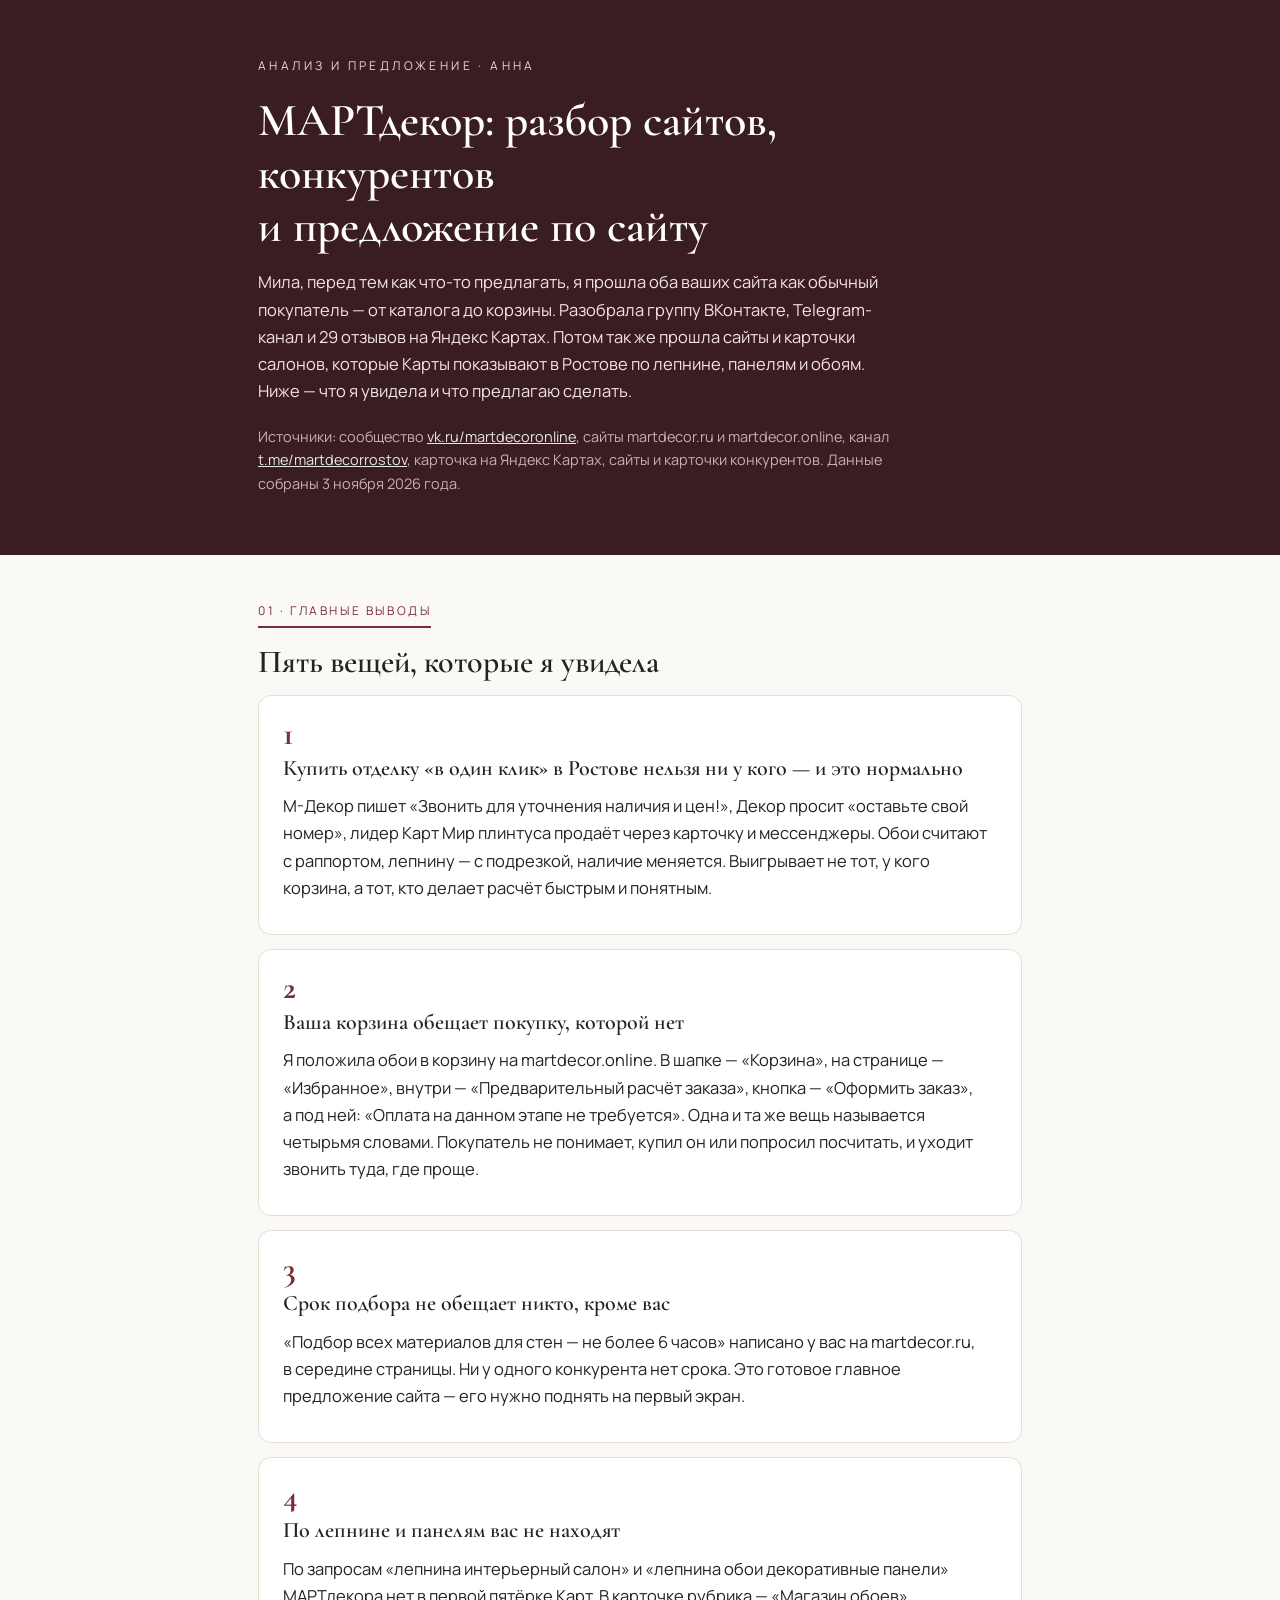
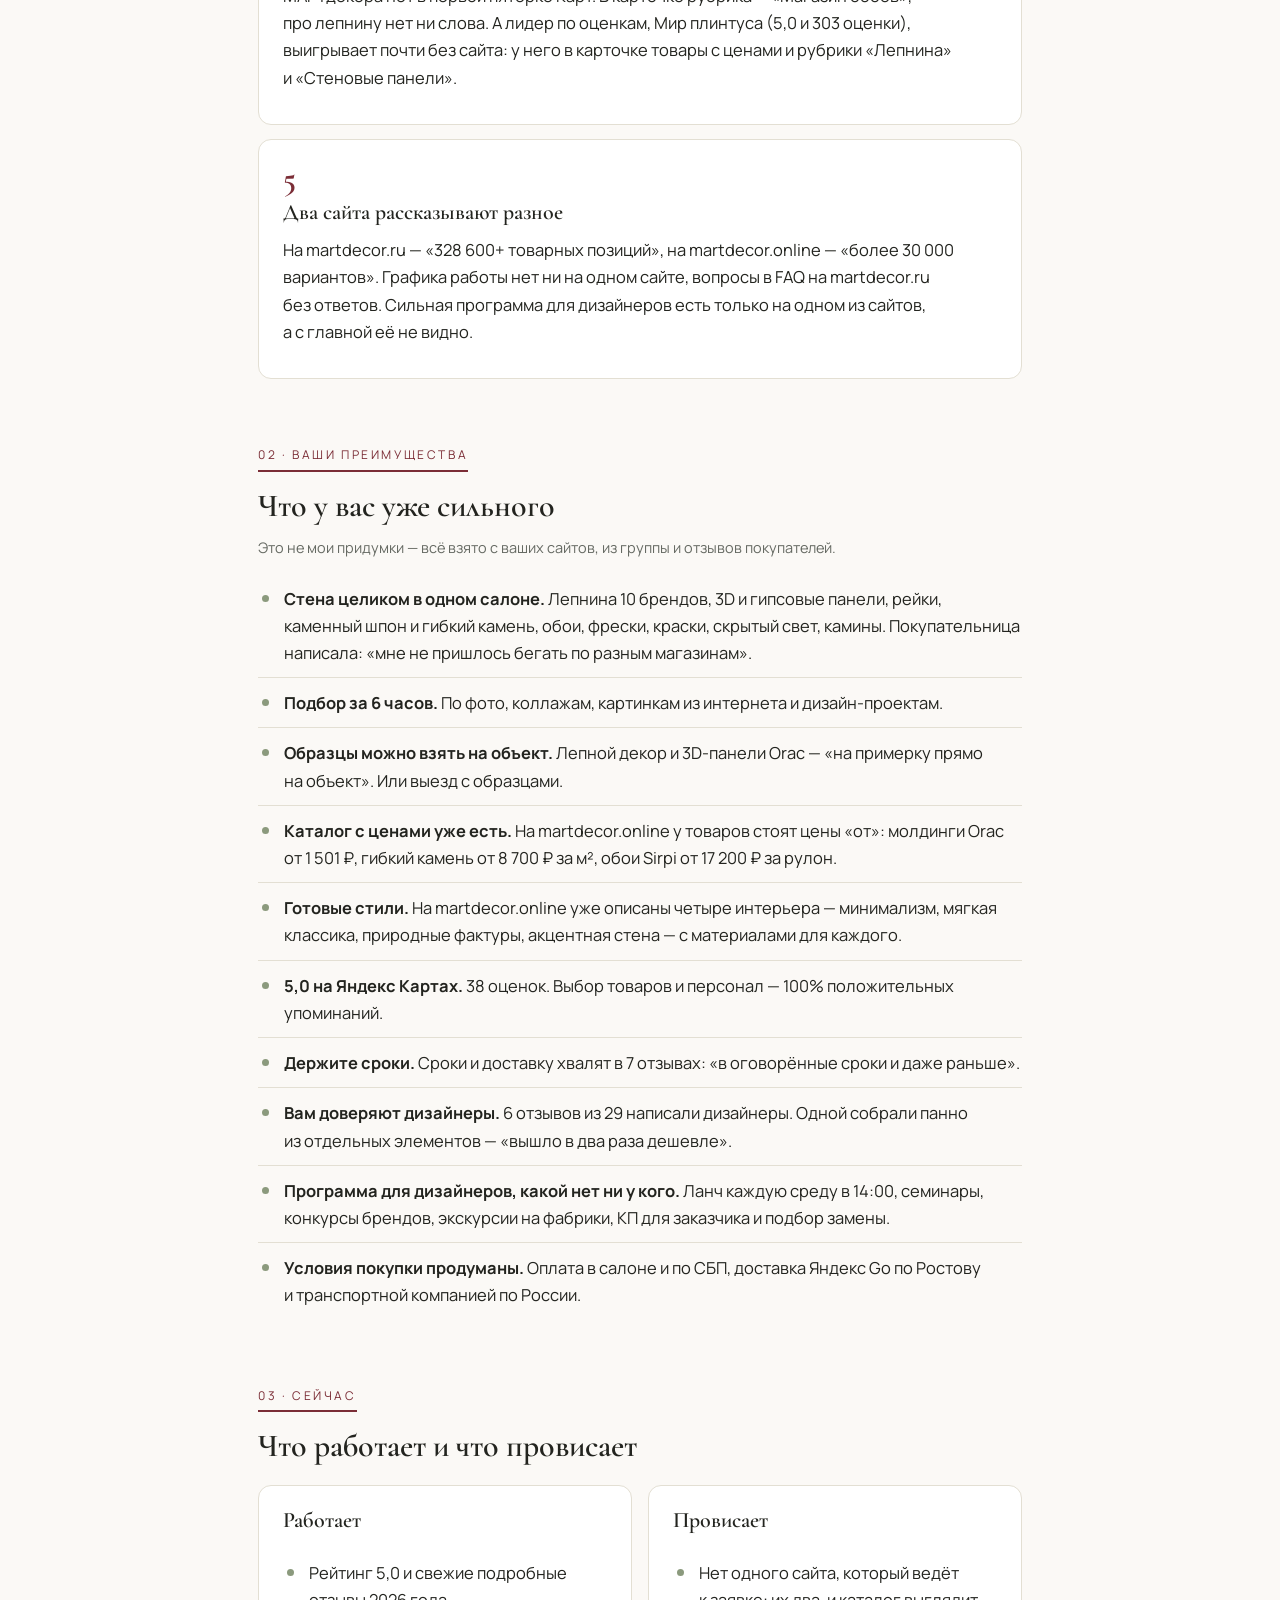
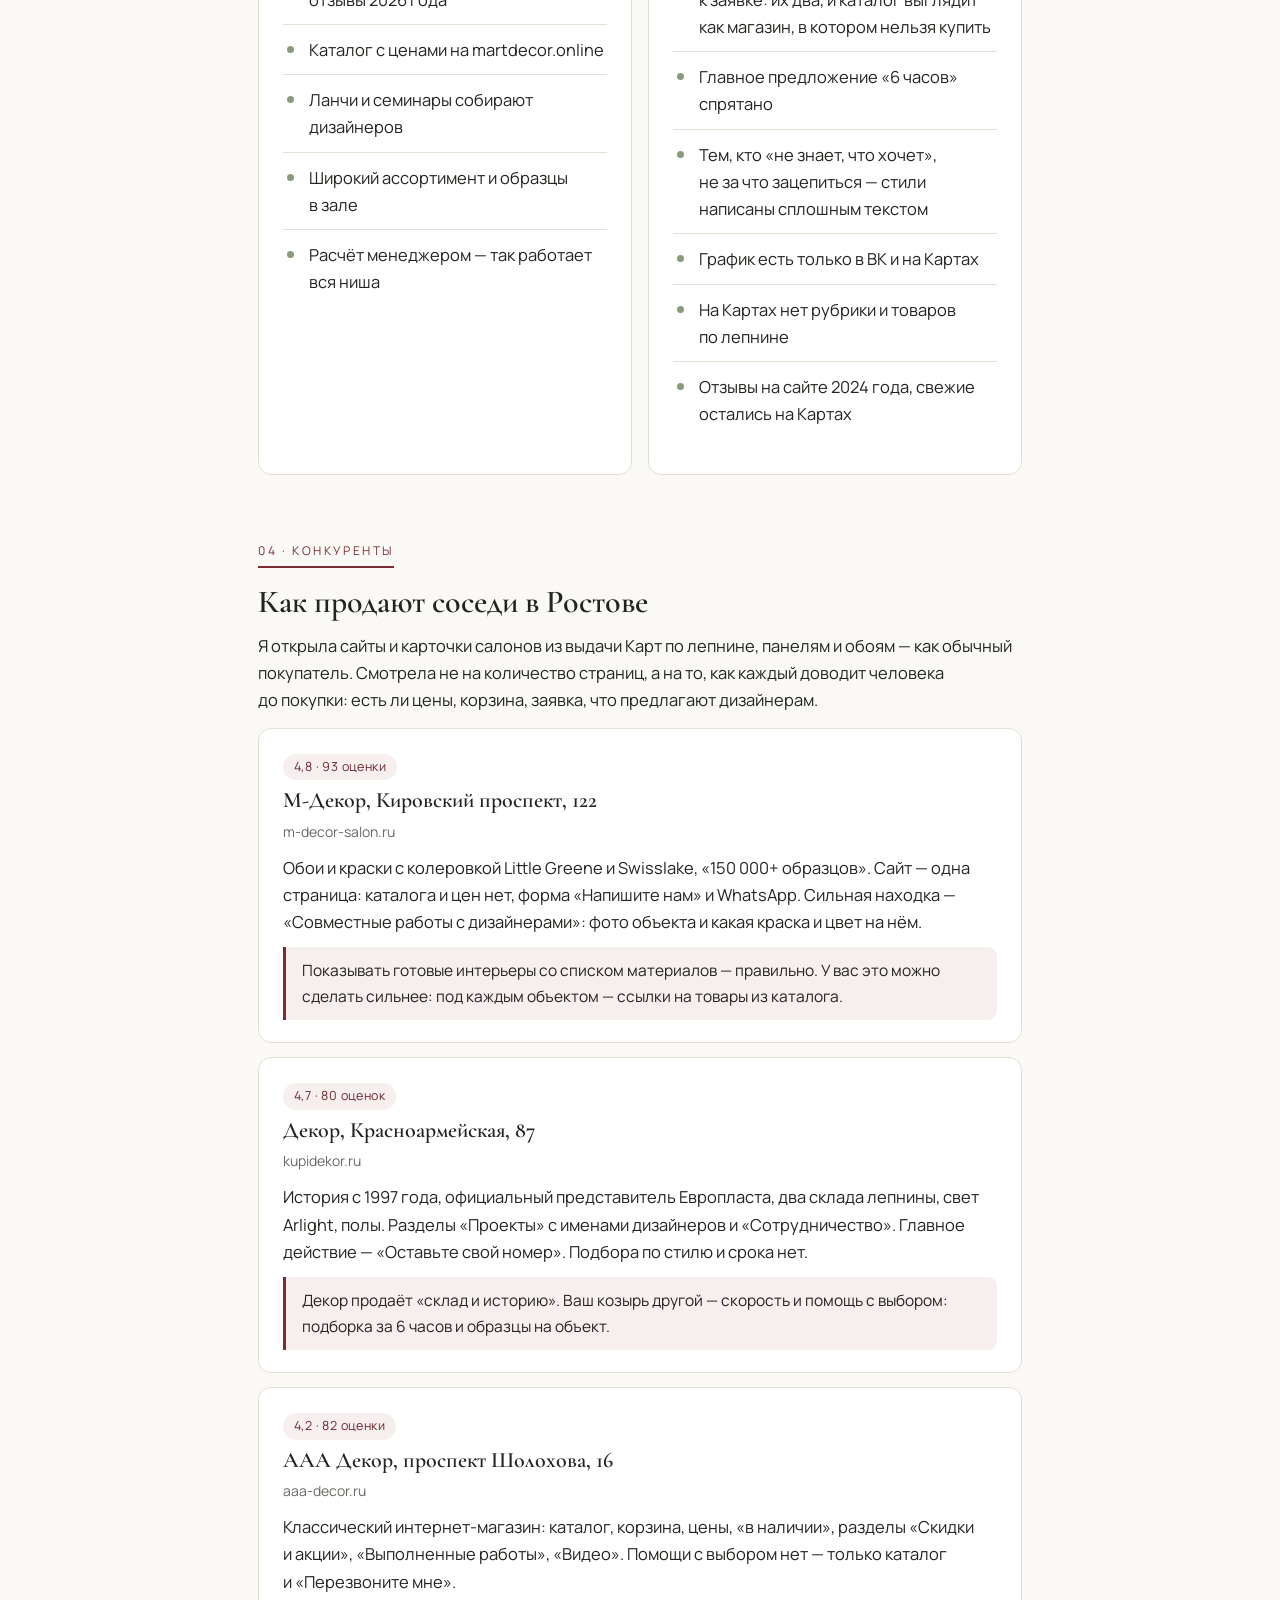
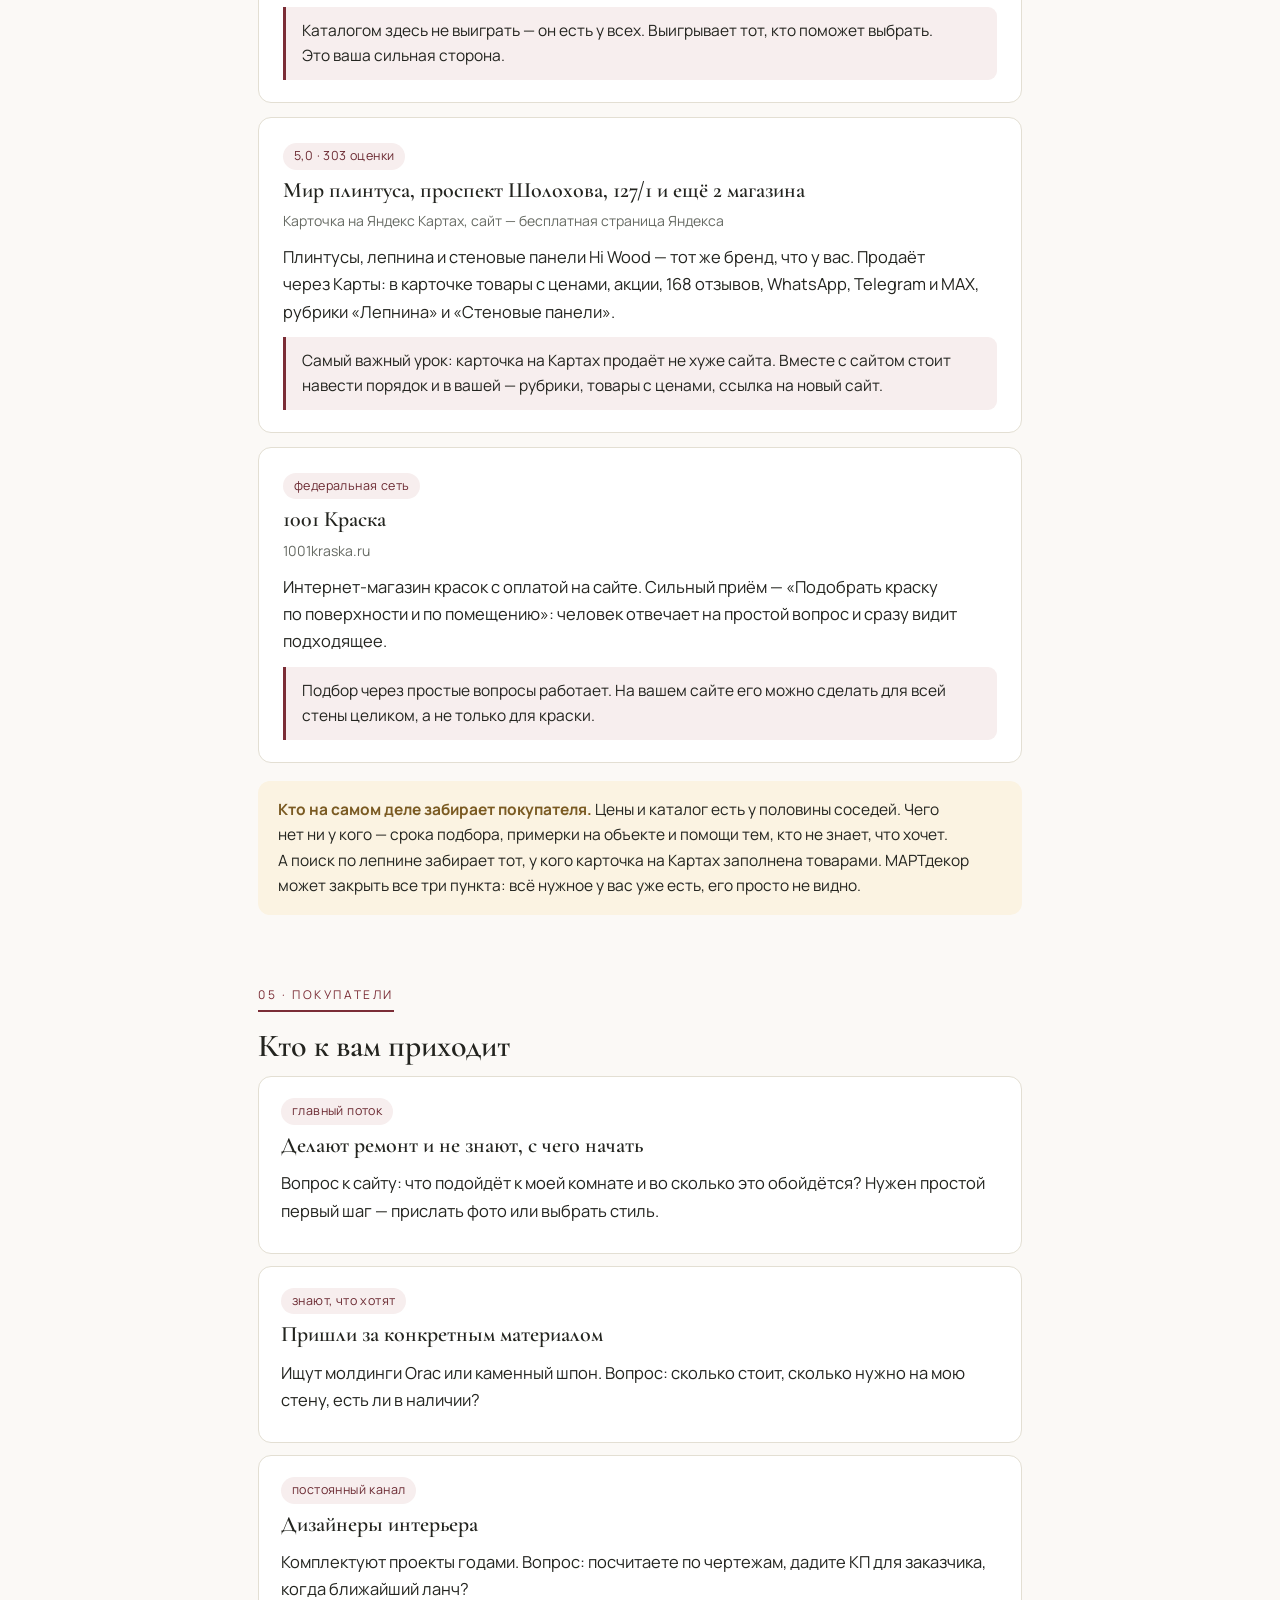
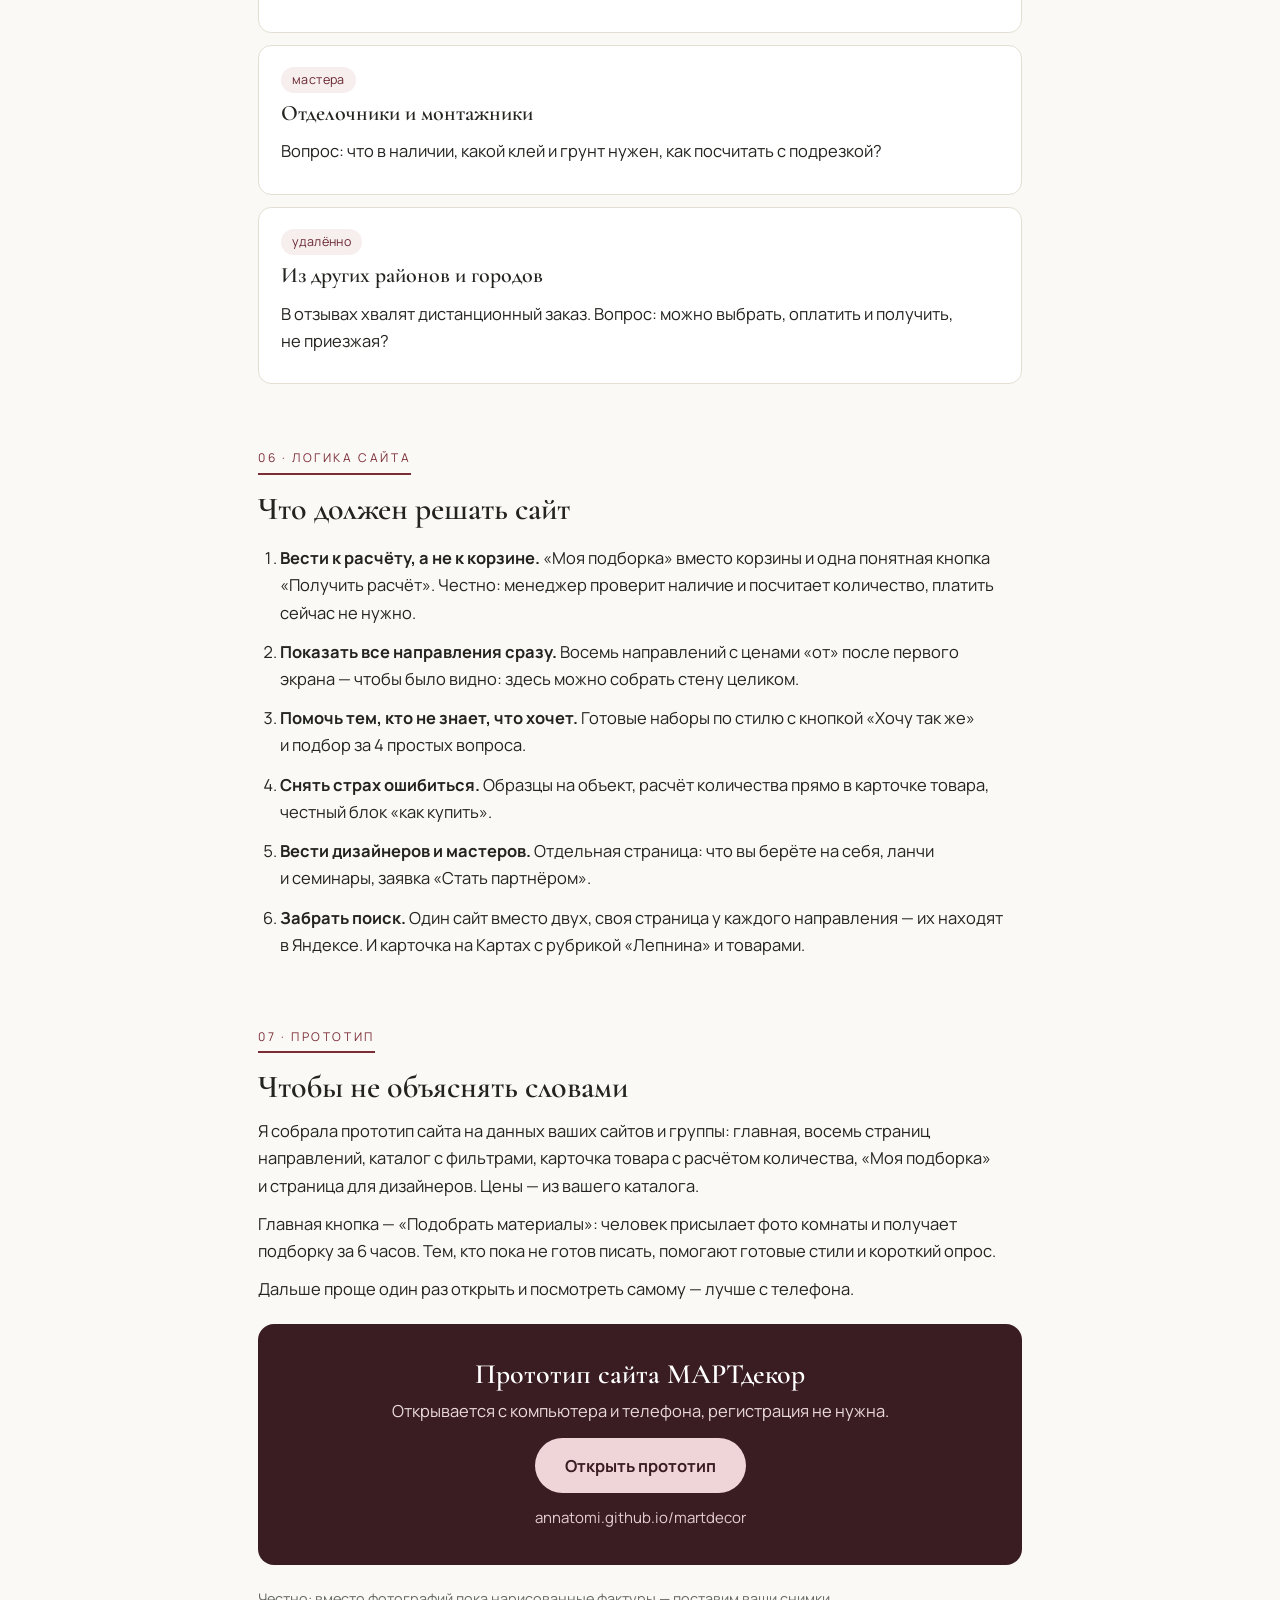
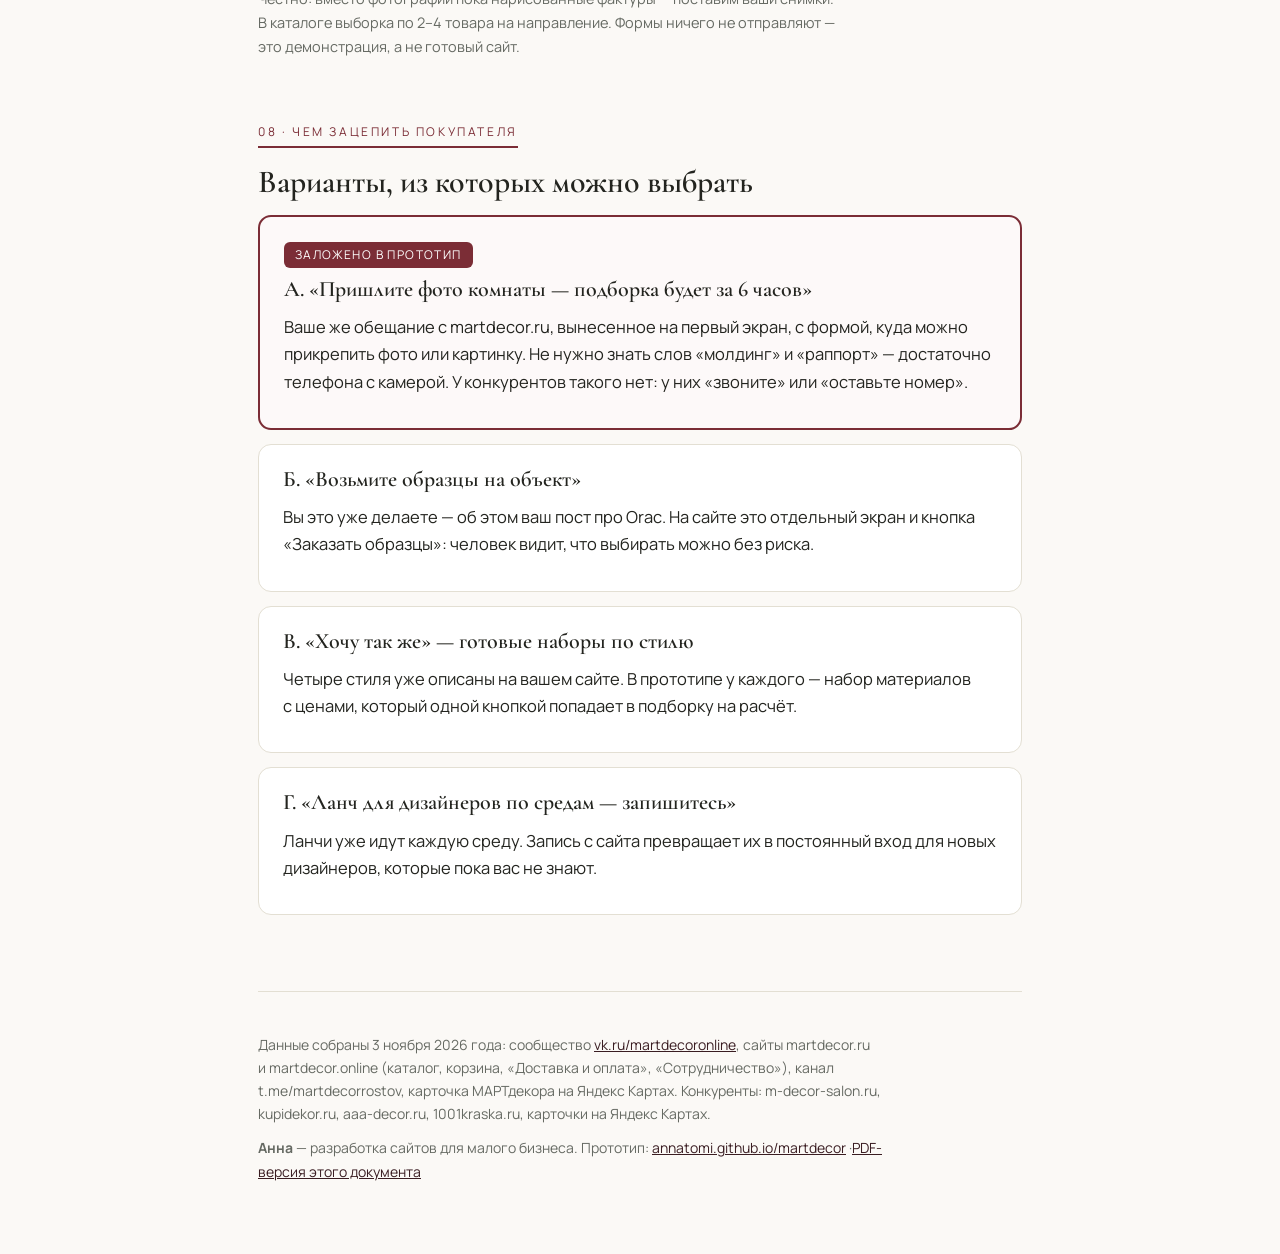
<file: kp/index.html>
<!doctype html>
<html lang="ru">
<head>
<meta charset="utf-8"><meta name="robots" content="noindex,nofollow">
<meta name="viewport" content="width=device-width, initial-scale=1">
<meta name="robots" content="noindex, nofollow">
<title>МАРТдекор&nbsp;— анализ и&nbsp;предложение по&nbsp;сайту</title>
<link rel="preconnect" href="https://fonts.googleapis.com">
<link rel="preconnect" href="https://fonts.gstatic.com" crossorigin>
<link href="https://fonts.googleapis.com/css2?family=Cormorant+Garamond:wght@500;600;700&family=Manrope:wght@400;500;600;700&display=swap" rel="stylesheet">
<style>
/* Роли цветов постоянные, значения — под клиента: акцент из логотипа или обложки группы */
:root{
  --sage:#7B2D36; --sage-dark:#3A1D22; --sage-ink:#6B2A32; --gold:#8B9A7D; --mint:#F0D5D8;
  --bg:#FBF9F6; --paper:#fff; --ink:#23241F; --muted:#666A63; --line:#E3DFD3; --tint:#F7EEEE; --warn:#FBF3E2;
}
*{box-sizing:border-box}
body{margin:0;background:var(--bg);color:var(--ink);font:16.5px/1.65 Manrope,system-ui,sans-serif}
.wrap{max-width:820px;margin:0 auto;padding:0 28px}
h1,h2,h3{font-family:'Cormorant Garamond',Georgia,serif;font-weight:600;line-height:1.15;margin:0}
h1{font-size:46px;margin-bottom:16px}
h2{font-size:32px;margin:0 0 6px}
h3{font-size:22px;margin:0 0 6px}
p{margin:11px 0}
.sub{color:var(--muted);font-size:14.5px}
p.sub{max-width:72ch}
header{background:var(--sage-dark);color:#fff;padding:56px 0 48px}
header .eyebrow{letter-spacing:3.4px;text-transform:uppercase;font-size:12px;color:var(--mint);margin-bottom:18px}
header h1{color:#fff;max-width:24ch}
header p{color:#F2E4E6;max-width:64ch}
header .sub{color:#C9AEB2;margin-top:20px}
header a{color:#E4E9E1}
section{padding:46px 0 6px}
.sec-num{display:block;width:max-content;font-size:12px;letter-spacing:2.6px;text-transform:uppercase;color:var(--sage);border-bottom:2px solid var(--sage);padding-bottom:5px;margin-bottom:16px}
.card{background:var(--paper);border:1px solid var(--line);border-radius:13px;padding:22px 24px;margin:14px 0}
.card .n{font-family:'Cormorant Garamond',serif;font-size:32px;font-weight:700;color:var(--sage);line-height:1;margin-bottom:6px}
.grid.two{display:grid;grid-template-columns:1fr 1fr;gap:16px}
@media(max-width:760px){.grid.two{grid-template-columns:1fr} h1{font-size:36px}}
.adv{list-style:none;padding:0;margin:14px 0}
.adv li{padding:11px 0 11px 26px;border-bottom:1px solid var(--line);position:relative}
.adv li:before{content:"";position:absolute;left:4px;top:21px;width:7px;height:7px;border-radius:50%;background:var(--gold)}
.adv li:last-child{border:0}
.why{background:var(--tint);border-left:3px solid var(--sage);border-radius:0 9px 9px 0;padding:11px 16px;margin-top:12px;font-size:15.5px}
.seg{background:var(--paper);border:1px solid var(--line);border-radius:13px;padding:18px 22px;margin:12px 0}
.tag{display:inline-block;background:var(--tint);color:var(--sage-ink);font-size:12.5px;letter-spacing:.4px;padding:3px 11px;border-radius:999px;margin-bottom:8px}
.src{color:var(--muted);font-size:14px;margin-top:2px}
.note{background:var(--warn);border-radius:12px;padding:16px 20px;margin:18px 0;font-size:15.5px}
.note strong{color:#7A5A22}
ol.tasks{padding-left:22px}
ol.tasks li{margin:12px 0}
.cta{background:var(--sage-dark);color:#fff;border-radius:16px;padding:34px;text-align:center;margin:22px 0}
.cta h3{color:#fff;font-size:28px}
.cta a.btn{display:inline-block;background:var(--mint);color:var(--sage-dark);padding:14px 30px;border-radius:999px;text-decoration:none;font-weight:700;margin-top:14px}
.cta .url{display:block;margin-top:13px;color:#E5CED1;font-size:15px;word-break:break-all}
.cta p{color:#EBDADC;max-width:56ch;margin:0 auto}
.offer{background:var(--paper);border:1px solid var(--line);border-radius:13px;padding:22px 24px;margin:14px 0}
.offer-main{border:2px solid var(--sage);background:#FDF9F9}
.badge{display:inline-block;background:var(--sage);color:#fff;font-size:12px;letter-spacing:1.4px;text-transform:uppercase;padding:3px 11px;border-radius:6px;margin-bottom:9px}
blockquote{margin:14px 0;padding:14px 20px;background:var(--paper);border-left:3px solid var(--gold);border-radius:0 9px 9px 0;font-style:italic;color:#353B36}
footer{margin-top:56px;padding:30px 0 60px;border-top:1px solid var(--line);color:var(--muted);font-size:14px}
footer p{max-width:70ch}
footer a{color:var(--sage-dark)}
@media print{
  body{background:#fff;font-size:11.5pt}
  .wrap{max-width:100%;padding:0 14mm}
  header{padding:16mm 0 11mm;-webkit-print-color-adjust:exact;print-color-adjust:exact}
  section{padding:7mm 0 0}
  h2{margin-top:2mm}
  .adv li{padding:7px 0 7px 24px}
  p{margin:8px 0}
  .card,.seg,.offer,.cta,.note,.why,blockquote{page-break-inside:avoid;break-inside:avoid;-webkit-print-color-adjust:exact;print-color-adjust:exact}
  h2,h3,.sec-num{page-break-after:avoid;break-after:avoid}
  .card,.seg,.offer{padding:16px 20px;margin:10px 0}
  .why{margin-top:9px;padding:9px 14px}
  .cta{padding:24px;margin:16px 0}
  footer{margin-top:28px;padding:18px 0 20px}
  h1{font-size:28pt}h2{font-size:20pt}h3{font-size:14pt}
  a{color:inherit;text-decoration:none}
  .grid.two,p.sub,.adv li,ol.tasks li{break-inside:avoid;page-break-inside:avoid}
  @page{margin:0}
}
</style>
</head>
<body>

<header>
  <div class="wrap">
    <div class="eyebrow">Анализ и&nbsp;предложение · Анна</div>
    <h1>МАРТдекор: разбор сайтов, конкурентов и&nbsp;предложение по&nbsp;сайту</h1>
    <p>Мила, перед&nbsp;тем&nbsp;как&nbsp;что-то предлагать, я&nbsp;прошла оба ваших сайта как&nbsp;обычный покупатель&nbsp;— от&nbsp;каталога до&nbsp;корзины. Разобрала группу ВКонтакте, Telegram-канал и&nbsp;29 отзывов на&nbsp;Яндекс Картах. Потом так&nbsp;же прошла сайты и&nbsp;карточки салонов, которые Карты показывают в&nbsp;Ростове по&nbsp;лепнине, панелям и&nbsp;обоям. Ниже&nbsp;— что&nbsp;я&nbsp;увидела и&nbsp;что&nbsp;предлагаю сделать.</p>
    <p class="sub">Источники: сообщество <a href="https://vk.ru/martdecoronline">vk.ru/martdecoronline</a>, сайты martdecor.ru и&nbsp;martdecor.online, канал <a href="https://t.me/martdecorrostov">t.me/martdecorrostov</a>, карточка на&nbsp;Яндекс Картах, сайты и&nbsp;карточки конкурентов. Данные собраны 3 ноября 2026 года.</p>
  </div>
</header>

<div class="wrap">

<section>
  <span class="sec-num">01 · Главные выводы</span>
  <h2>Пять вещей, которые я&nbsp;увидела</h2>
  <div class="card">
    <div class="n">1</div>
    <h3>Купить отделку «в&nbsp;один клик» в&nbsp;Ростове нельзя ни&nbsp;у&nbsp;кого&nbsp;— и&nbsp;это&nbsp;нормально</h3>
    <p>М-Декор пишет «Звонить для&nbsp;уточнения наличия и&nbsp;цен!», Декор просит «оставьте свой номер», лидер Карт Мир плинтуса продаёт через&nbsp;карточку и&nbsp;мессенджеры. Обои считают с&nbsp;раппортом, лепнину&nbsp;— с&nbsp;подрезкой, наличие меняется. Выигрывает не&nbsp;тот,&nbsp;у&nbsp;кого корзина, а&nbsp;тот,&nbsp;кто делает расчёт быстрым и&nbsp;понятным.</p>
  </div>
  <div class="card">
    <div class="n">2</div>
    <h3>Ваша корзина обещает покупку, которой нет</h3>
    <p>Я&nbsp;положила обои в&nbsp;корзину на&nbsp;martdecor.online. В&nbsp;шапке&nbsp;— «Корзина», на&nbsp;странице&nbsp;— «Избранное», внутри&nbsp;— «Предварительный расчёт заказа», кнопка&nbsp;— «Оформить заказ», а&nbsp;под&nbsp;ней: «Оплата на&nbsp;данном этапе не&nbsp;требуется». Одна и&nbsp;та&nbsp;же вещь называется четырьмя словами. Покупатель не&nbsp;понимает, купил он&nbsp;или&nbsp;попросил посчитать, и&nbsp;уходит звонить туда, где&nbsp;проще.</p>
  </div>
  <div class="card">
    <div class="n">3</div>
    <h3>Срок подбора не&nbsp;обещает никто, кроме вас</h3>
    <p>«Подбор всех материалов для&nbsp;стен&nbsp;— не&nbsp;более 6 часов» написано у&nbsp;вас на&nbsp;martdecor.ru, в&nbsp;середине страницы. Ни&nbsp;у&nbsp;одного конкурента нет&nbsp;срока. Это&nbsp;готовое главное предложение сайта&nbsp;— его&nbsp;нужно поднять на&nbsp;первый экран.</p>
  </div>
  <div class="card">
    <div class="n">4</div>
    <h3>По&nbsp;лепнине и&nbsp;панелям вас не&nbsp;находят</h3>
    <p>По&nbsp;запросам «лепнина интерьерный салон» и&nbsp;«лепнина обои декоративные панели» МАРТдекора нет&nbsp;в&nbsp;первой пятёрке Карт. В&nbsp;карточке рубрика&nbsp;— «Магазин обоев», про&nbsp;лепнину нет&nbsp;ни&nbsp;слова. А&nbsp;лидер по&nbsp;оценкам, Мир плинтуса (5,0 и&nbsp;303 оценки), выигрывает почти без&nbsp;сайта: у&nbsp;него в&nbsp;карточке товары с&nbsp;ценами и&nbsp;рубрики «Лепнина» и&nbsp;«Стеновые панели».</p>
  </div>
  <div class="card">
    <div class="n">5</div>
    <h3>Два сайта рассказывают разное</h3>
    <p>На&nbsp;martdecor.ru&nbsp;— «328&nbsp;600+ товарных позиций», на&nbsp;martdecor.online&nbsp;— «более 30&nbsp;000 вариантов». Графика работы нет&nbsp;ни&nbsp;на&nbsp;одном сайте, вопросы в&nbsp;FAQ на&nbsp;martdecor.ru без&nbsp;ответов. Сильная программа для&nbsp;дизайнеров есть только на&nbsp;одном из&nbsp;сайтов, а&nbsp;с&nbsp;главной её&nbsp;не&nbsp;видно.</p>
  </div>
</section>

<section>
  <span class="sec-num">02 · Ваши преимущества</span>
  <h2>Что&nbsp;у&nbsp;вас уже&nbsp;сильного</h2>
  <p class="sub">Это&nbsp;не&nbsp;мои придумки&nbsp;— всё взято с&nbsp;ваших сайтов, из&nbsp;группы и&nbsp;отзывов покупателей.</p>
  <ul class="adv">
    <li><b>Стена целиком в&nbsp;одном салоне.</b> Лепнина 10 брендов, 3D и&nbsp;гипсовые панели, рейки, каменный шпон и&nbsp;гибкий камень, обои, фрески, краски, скрытый свет, камины. Покупательница написала: «мне не&nbsp;пришлось бегать по&nbsp;разным магазинам».</li>
    <li><b>Подбор за&nbsp;6 часов.</b> По&nbsp;фото, коллажам, картинкам из&nbsp;интернета и&nbsp;дизайн-проектам.</li>
    <li><b>Образцы можно взять на&nbsp;объект.</b> Лепной декор и&nbsp;3D-панели Orac&nbsp;— «на&nbsp;примерку прямо на&nbsp;объект». Или&nbsp;выезд с&nbsp;образцами.</li>
    <li><b>Каталог с&nbsp;ценами уже&nbsp;есть.</b> На&nbsp;martdecor.online у&nbsp;товаров стоят цены «от»: молдинги Orac от&nbsp;1&nbsp;501&nbsp;₽, гибкий камень от&nbsp;8&nbsp;700&nbsp;₽ за&nbsp;м², обои Sirpi от&nbsp;17&nbsp;200&nbsp;₽ за&nbsp;рулон.</li>
    <li><b>Готовые стили.</b> На&nbsp;martdecor.online уже&nbsp;описаны четыре интерьера&nbsp;— минимализм, мягкая классика, природные фактуры, акцентная стена&nbsp;— с&nbsp;материалами для&nbsp;каждого.</li>
    <li><b>5,0 на&nbsp;Яндекс Картах.</b> 38 оценок. Выбор товаров и&nbsp;персонал&nbsp;— 100% положительных упоминаний.</li>
    <li><b>Держите сроки.</b> Сроки и&nbsp;доставку хвалят в&nbsp;7 отзывах: «в&nbsp;оговорённые сроки и&nbsp;даже раньше».</li>
    <li><b>Вам доверяют дизайнеры.</b> 6 отзывов из&nbsp;29 написали дизайнеры. Одной собрали панно из&nbsp;отдельных элементов&nbsp;— «вышло в&nbsp;два раза дешевле».</li>
    <li><b>Программа для&nbsp;дизайнеров, какой нет&nbsp;ни&nbsp;у&nbsp;кого.</b> Ланч каждую среду в&nbsp;14:00, семинары, конкурсы брендов, экскурсии на&nbsp;фабрики, КП для&nbsp;заказчика и&nbsp;подбор замены.</li>
    <li><b>Условия покупки продуманы.</b> Оплата в&nbsp;салоне и&nbsp;по&nbsp;СБП, доставка Яндекс Go по&nbsp;Ростову и&nbsp;транспортной компанией по&nbsp;России.</li>
  </ul>
</section>

<section>
  <span class="sec-num">03 · Сейчас</span>
  <h2>Что&nbsp;работает и&nbsp;что&nbsp;провисает</h2>
  <div class="grid two">
    <div class="card">
      <h3>Работает</h3>
      <ul class="adv">
        <li>Рейтинг 5,0 и&nbsp;свежие подробные отзывы 2026 года</li>
        <li>Каталог с&nbsp;ценами на&nbsp;martdecor.online</li>
        <li>Ланчи и&nbsp;семинары собирают дизайнеров</li>
        <li>Широкий ассортимент и&nbsp;образцы в&nbsp;зале</li>
        <li>Расчёт менеджером&nbsp;— так&nbsp;работает вся&nbsp;ниша</li>
      </ul>
    </div>
    <div class="card">
      <h3>Провисает</h3>
      <ul class="adv">
        <li>Нет&nbsp;одного сайта, который ведёт к&nbsp;заявке: их&nbsp;два, и&nbsp;каталог выглядит как&nbsp;магазин, в&nbsp;котором нельзя купить</li>
        <li>Главное предложение «6 часов» спрятано</li>
        <li>Тем,&nbsp;кто «не&nbsp;знает, что&nbsp;хочет», не&nbsp;за&nbsp;что&nbsp;зацепиться&nbsp;— стили написаны сплошным текстом</li>
        <li>График есть только в&nbsp;ВК и&nbsp;на&nbsp;Картах</li>
        <li>На&nbsp;Картах нет&nbsp;рубрики и&nbsp;товаров по&nbsp;лепнине</li>
        <li>Отзывы на&nbsp;сайте 2024 года, свежие остались на&nbsp;Картах</li>
      </ul>
    </div>
  </div>
</section>

<section>
  <span class="sec-num">04 · Конкуренты</span>
  <h2>Как&nbsp;продают соседи в&nbsp;Ростове</h2>
  <p>Я&nbsp;открыла сайты и&nbsp;карточки салонов из&nbsp;выдачи Карт по&nbsp;лепнине, панелям и&nbsp;обоям&nbsp;— как&nbsp;обычный покупатель. Смотрела не&nbsp;на&nbsp;количество страниц, а&nbsp;на&nbsp;то,&nbsp;как&nbsp;каждый доводит человека до&nbsp;покупки: есть&nbsp;ли цены, корзина, заявка, что&nbsp;предлагают дизайнерам.</p>
  <div class="card">
    <span class="tag">4,8 · 93 оценки</span>
    <h3>М-Декор, Кировский проспект, 122</h3>
    <p class="src">m-decor-salon.ru</p>
    <p>Обои и&nbsp;краски с&nbsp;колеровкой Little Greene и&nbsp;Swisslake, «150&nbsp;000+ образцов». Сайт&nbsp;— одна страница: каталога и&nbsp;цен нет,&nbsp;форма «Напишите нам» и&nbsp;WhatsApp. Сильная находка&nbsp;— «Совместные работы с&nbsp;дизайнерами»: фото объекта и&nbsp;какая краска и&nbsp;цвет на&nbsp;нём.</p>
    <div class="why">Показывать готовые интерьеры со&nbsp;списком материалов&nbsp;— правильно. У&nbsp;вас это&nbsp;можно сделать сильнее: под&nbsp;каждым объектом&nbsp;— ссылки на&nbsp;товары из&nbsp;каталога.</div>
  </div>
  <div class="card">
    <span class="tag">4,7 · 80 оценок</span>
    <h3>Декор, Красноармейская, 87</h3>
    <p class="src">kupidekor.ru</p>
    <p>История с&nbsp;1997 года, официальный представитель Европласта, два склада лепнины, свет Arlight, полы. Разделы «Проекты» с&nbsp;именами дизайнеров и&nbsp;«Сотрудничество». Главное действие&nbsp;— «Оставьте свой номер». Подбора по&nbsp;стилю и&nbsp;срока нет.</p>
    <div class="why">Декор продаёт «склад и&nbsp;историю». Ваш&nbsp;козырь другой&nbsp;— скорость и&nbsp;помощь с&nbsp;выбором: подборка за&nbsp;6 часов и&nbsp;образцы на&nbsp;объект.</div>
  </div>
  <div class="card">
    <span class="tag">4,2 · 82 оценки</span>
    <h3>ААА Декор, проспект Шолохова, 16</h3>
    <p class="src">aaa-decor.ru</p>
    <p>Классический интернет-магазин: каталог, корзина, цены, «в&nbsp;наличии», разделы «Скидки и&nbsp;акции», «Выполненные работы», «Видео». Помощи с&nbsp;выбором нет&nbsp;— только каталог и&nbsp;«Перезвоните мне».</p>
    <div class="why">Каталогом здесь не&nbsp;выиграть&nbsp;— он&nbsp;есть у&nbsp;всех. Выигрывает тот,&nbsp;кто поможет выбрать. Это&nbsp;ваша сильная сторона.</div>
  </div>
  <div class="card">
    <span class="tag">5,0 · 303 оценки</span>
    <h3>Мир плинтуса, проспект Шолохова, 127/1 и&nbsp;ещё&nbsp;2 магазина</h3>
    <p class="src">Карточка на&nbsp;Яндекс Картах, сайт&nbsp;— бесплатная страница Яндекса</p>
    <p>Плинтусы, лепнина и&nbsp;стеновые панели Hi Wood&nbsp;— тот&nbsp;же бренд, что&nbsp;у&nbsp;вас. Продаёт через&nbsp;Карты: в&nbsp;карточке товары с&nbsp;ценами, акции, 168 отзывов, WhatsApp, Telegram и&nbsp;MAX, рубрики «Лепнина» и&nbsp;«Стеновые панели».</p>
    <div class="why">Самый важный урок: карточка на&nbsp;Картах продаёт не&nbsp;хуже сайта. Вместе с&nbsp;сайтом стоит навести порядок и&nbsp;в&nbsp;вашей&nbsp;— рубрики, товары с&nbsp;ценами, ссылка на&nbsp;новый сайт.</div>
  </div>
  <div class="card">
    <span class="tag">федеральная сеть</span>
    <h3>1001 Краска</h3>
    <p class="src">1001kraska.ru</p>
    <p>Интернет-магазин красок с&nbsp;оплатой на&nbsp;сайте. Сильный приём&nbsp;— «Подобрать краску по&nbsp;поверхности и&nbsp;по&nbsp;помещению»: человек отвечает на&nbsp;простой вопрос и&nbsp;сразу видит подходящее.</p>
    <div class="why">Подбор через&nbsp;простые вопросы работает. На&nbsp;вашем сайте его&nbsp;можно сделать для&nbsp;всей стены целиком, а&nbsp;не&nbsp;только для&nbsp;краски.</div>
  </div>
  <div class="note"><strong>Кто на&nbsp;самом деле забирает покупателя.</strong> Цены и&nbsp;каталог есть у&nbsp;половины соседей. Чего нет&nbsp;ни&nbsp;у&nbsp;кого&nbsp;— срока подбора, примерки на&nbsp;объекте и&nbsp;помощи тем,&nbsp;кто не&nbsp;знает, что&nbsp;хочет. А&nbsp;поиск по&nbsp;лепнине забирает тот,&nbsp;у&nbsp;кого карточка на&nbsp;Картах заполнена товарами. МАРТдекор может закрыть все&nbsp;три пункта: всё нужное у&nbsp;вас уже&nbsp;есть, его&nbsp;просто не&nbsp;видно.</div>
</section>

<section>
  <span class="sec-num">05 · Покупатели</span>
  <h2>Кто к&nbsp;вам приходит</h2>
  <div class="seg"><span class="tag">главный поток</span>
    <h3>Делают ремонт и&nbsp;не&nbsp;знают, с&nbsp;чего начать</h3>
    <p>Вопрос к&nbsp;сайту: что&nbsp;подойдёт к&nbsp;моей комнате и&nbsp;во&nbsp;сколько это&nbsp;обойдётся? Нужен простой первый шаг&nbsp;— прислать фото или&nbsp;выбрать стиль.</p></div>
  <div class="seg"><span class="tag">знают, что&nbsp;хотят</span>
    <h3>Пришли за&nbsp;конкретным материалом</h3>
    <p>Ищут молдинги Orac или&nbsp;каменный шпон. Вопрос: сколько стоит, сколько нужно на&nbsp;мою стену, есть&nbsp;ли в&nbsp;наличии?</p></div>
  <div class="seg"><span class="tag">постоянный канал</span>
    <h3>Дизайнеры интерьера</h3>
    <p>Комплектуют проекты годами. Вопрос: посчитаете по&nbsp;чертежам, дадите КП для&nbsp;заказчика, когда&nbsp;ближайший ланч?</p></div>
  <div class="seg"><span class="tag">мастера</span>
    <h3>Отделочники и&nbsp;монтажники</h3>
    <p>Вопрос: что&nbsp;в&nbsp;наличии, какой клей и&nbsp;грунт нужен, как&nbsp;посчитать с&nbsp;подрезкой?</p></div>
  <div class="seg"><span class="tag">удалённо</span>
    <h3>Из&nbsp;других районов и&nbsp;городов</h3>
    <p>В&nbsp;отзывах хвалят дистанционный заказ. Вопрос: можно выбрать, оплатить и&nbsp;получить, не&nbsp;приезжая?</p></div>
</section>

<section>
  <span class="sec-num">06 · Логика сайта</span>
  <h2>Что&nbsp;должен решать сайт</h2>
  <ol class="tasks">
    <li><b>Вести к&nbsp;расчёту, а&nbsp;не&nbsp;к&nbsp;корзине.</b> «Моя подборка» вместо корзины и&nbsp;одна понятная кнопка «Получить расчёт». Честно: менеджер проверит наличие и&nbsp;посчитает количество, платить сейчас не&nbsp;нужно.</li>
    <li><b>Показать все&nbsp;направления сразу.</b> Восемь направлений с&nbsp;ценами «от» после&nbsp;первого экрана&nbsp;— чтобы&nbsp;было видно: здесь можно собрать стену целиком.</li>
    <li><b>Помочь тем,&nbsp;кто не&nbsp;знает, что&nbsp;хочет.</b> Готовые наборы по&nbsp;стилю с&nbsp;кнопкой «Хочу так&nbsp;же» и&nbsp;подбор за&nbsp;4 простых вопроса.</li>
    <li><b>Снять страх ошибиться.</b> Образцы на&nbsp;объект, расчёт количества прямо в&nbsp;карточке товара, честный блок «как&nbsp;купить».</li>
    <li><b>Вести дизайнеров и&nbsp;мастеров.</b> Отдельная страница: что&nbsp;вы&nbsp;берёте на&nbsp;себя, ланчи и&nbsp;семинары, заявка «Стать партнёром».</li>
    <li><b>Забрать поиск.</b> Один сайт вместо двух, своя страница у&nbsp;каждого направления&nbsp;— их&nbsp;находят в&nbsp;Яндексе. И&nbsp;карточка на&nbsp;Картах с&nbsp;рубрикой «Лепнина» и&nbsp;товарами.</li>
  </ol>
</section>

<section>
  <span class="sec-num">07 · Прототип</span>
  <h2>Чтобы&nbsp;не&nbsp;объяснять словами</h2>
  <p>Я&nbsp;собрала прототип сайта на&nbsp;данных ваших сайтов и&nbsp;группы: главная, восемь страниц направлений, каталог с&nbsp;фильтрами, карточка товара с&nbsp;расчётом количества, «Моя подборка» и&nbsp;страница для&nbsp;дизайнеров. Цены&nbsp;— из&nbsp;вашего каталога.</p>
  <p>Главная кнопка&nbsp;— «Подобрать материалы»: человек присылает фото комнаты и&nbsp;получает подборку за&nbsp;6 часов. Тем,&nbsp;кто пока не&nbsp;готов писать, помогают готовые стили и&nbsp;короткий опрос.</p>
  <p>Дальше проще один раз открыть и&nbsp;посмотреть самому&nbsp;— лучше с&nbsp;телефона.</p>
  <div class="cta">
    <h3>Прототип сайта МАРТдекор</h3>
    <p>Открывается с&nbsp;компьютера и&nbsp;телефона, регистрация не&nbsp;нужна.</p>
    <a class="btn" href="https://annatomi.github.io/martdecor/">Открыть прототип</a>
    <span class="url">annatomi.github.io/martdecor</span>
  </div>
  <p class="sub">Честно: вместо фотографий пока нарисованные фактуры&nbsp;— поставим ваши снимки. В&nbsp;каталоге выборка по&nbsp;2–4 товара на&nbsp;направление. Формы ничего не&nbsp;отправляют&nbsp;— это&nbsp;демонстрация, а&nbsp;не&nbsp;готовый сайт.</p>
</section>

<section>
  <span class="sec-num">08 · Чем&nbsp;зацепить покупателя</span>
  <h2>Варианты, из&nbsp;которых можно выбрать</h2>
  <div class="offer offer-main">
    <span class="badge">заложено в&nbsp;прототип</span>
    <h3>А.&nbsp;«Пришлите фото комнаты&nbsp;— подборка будет за&nbsp;6 часов»</h3>
    <p>Ваше&nbsp;же обещание с&nbsp;martdecor.ru, вынесенное на&nbsp;первый экран, с&nbsp;формой, куда&nbsp;можно прикрепить фото или&nbsp;картинку. Не&nbsp;нужно знать слов «молдинг» и&nbsp;«раппорт»&nbsp;— достаточно телефона с&nbsp;камерой. У&nbsp;конкурентов такого нет:&nbsp;у&nbsp;них «звоните» или&nbsp;«оставьте номер».</p>
  </div>
  <div class="offer">
    <h3>Б. «Возьмите образцы на&nbsp;объект»</h3>
    <p>Вы&nbsp;это&nbsp;уже&nbsp;делаете&nbsp;— об&nbsp;этом ваш&nbsp;пост про&nbsp;Orac. На&nbsp;сайте это&nbsp;отдельный экран и&nbsp;кнопка «Заказать образцы»: человек видит, что&nbsp;выбирать можно без&nbsp;риска.</p>
  </div>
  <div class="offer">
    <h3>В.&nbsp;«Хочу так&nbsp;же»&nbsp;— готовые наборы по&nbsp;стилю</h3>
    <p>Четыре стиля уже&nbsp;описаны на&nbsp;вашем сайте. В&nbsp;прототипе у&nbsp;каждого&nbsp;— набор материалов с&nbsp;ценами, который одной кнопкой попадает в&nbsp;подборку на&nbsp;расчёт.</p>
  </div>
  <div class="offer">
    <h3>Г. «Ланч для&nbsp;дизайнеров по&nbsp;средам&nbsp;— запишитесь»</h3>
    <p>Ланчи уже&nbsp;идут каждую среду. Запись с&nbsp;сайта превращает их&nbsp;в&nbsp;постоянный вход для&nbsp;новых дизайнеров, которые пока вас не&nbsp;знают.</p>
  </div>
</section>

<footer>
  <div class="wrap" style="padding:0">
    <p>Данные собраны 3 ноября 2026 года: сообщество <a href="https://vk.ru/martdecoronline">vk.ru/martdecoronline</a>, сайты martdecor.ru и&nbsp;martdecor.online (каталог, корзина, «Доставка и&nbsp;оплата», «Сотрудничество»), канал t.me/martdecorrostov, карточка МАРТдекора на&nbsp;Яндекс Картах. Конкуренты: m-decor-salon.ru, kupidekor.ru, aaa-decor.ru, 1001kraska.ru, карточки на&nbsp;Яндекс Картах.</p>
    <p><b>Анна</b> — разработка сайтов для&nbsp;малого бизнеса. Прототип: <a href="https://annatomi.github.io/martdecor/">annatomi.github.io/martdecor</a> ·<a href="KP-МАРТдекор.pdf">PDF-версия этого документа</a></p>
  </div>
</footer>

</div>
</body>
</html>
</file>
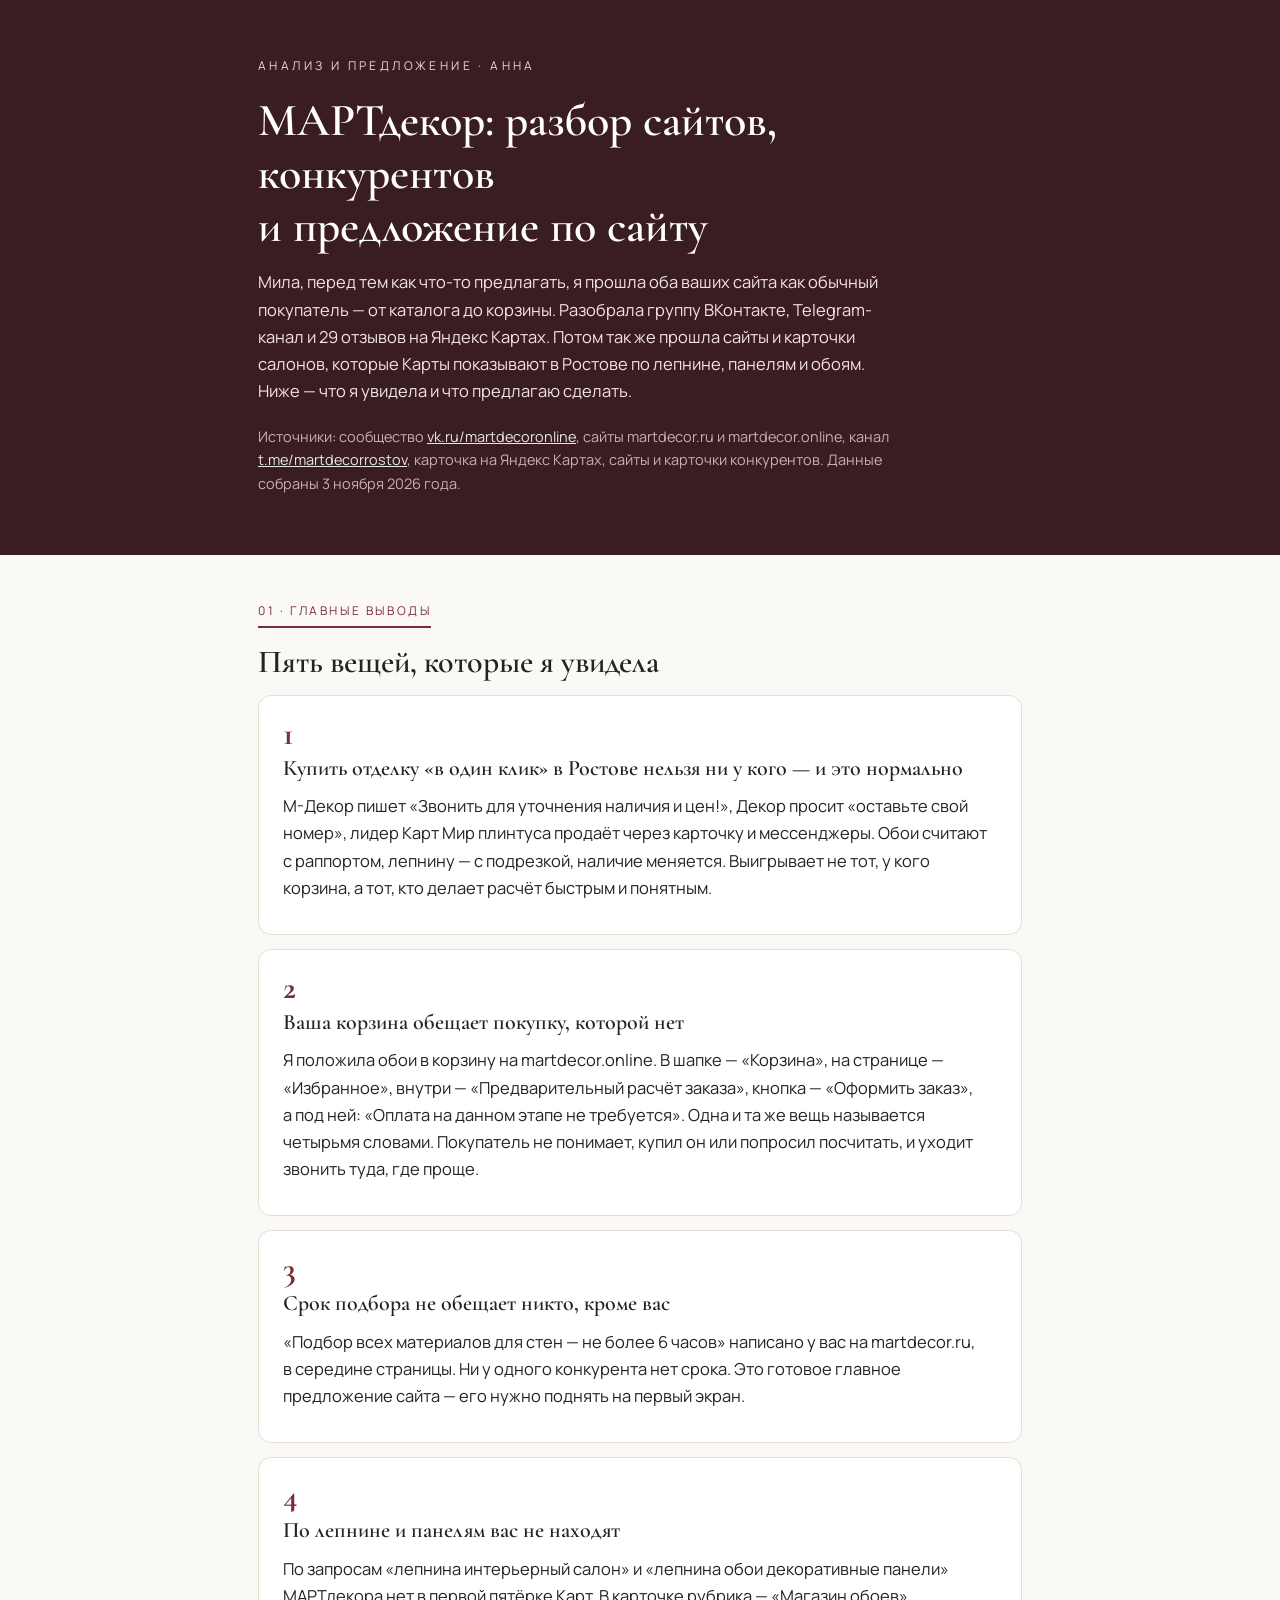
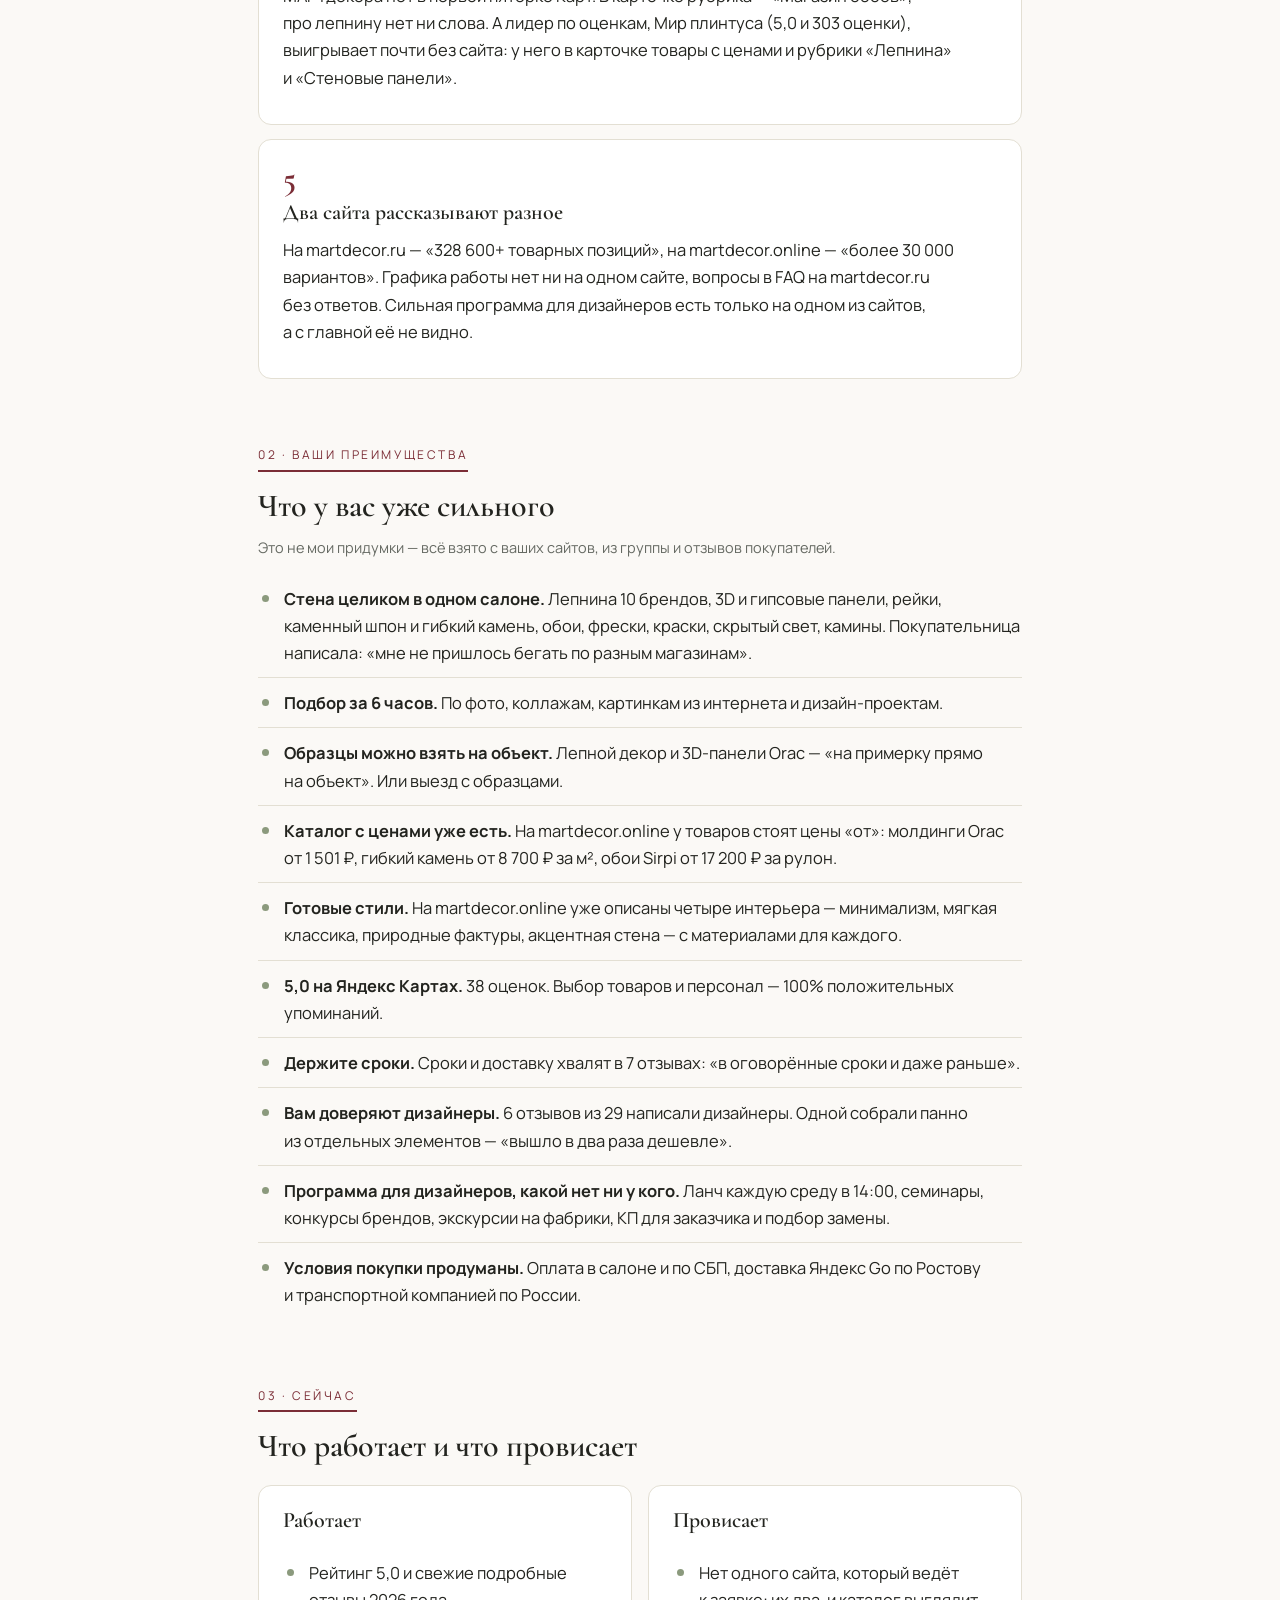
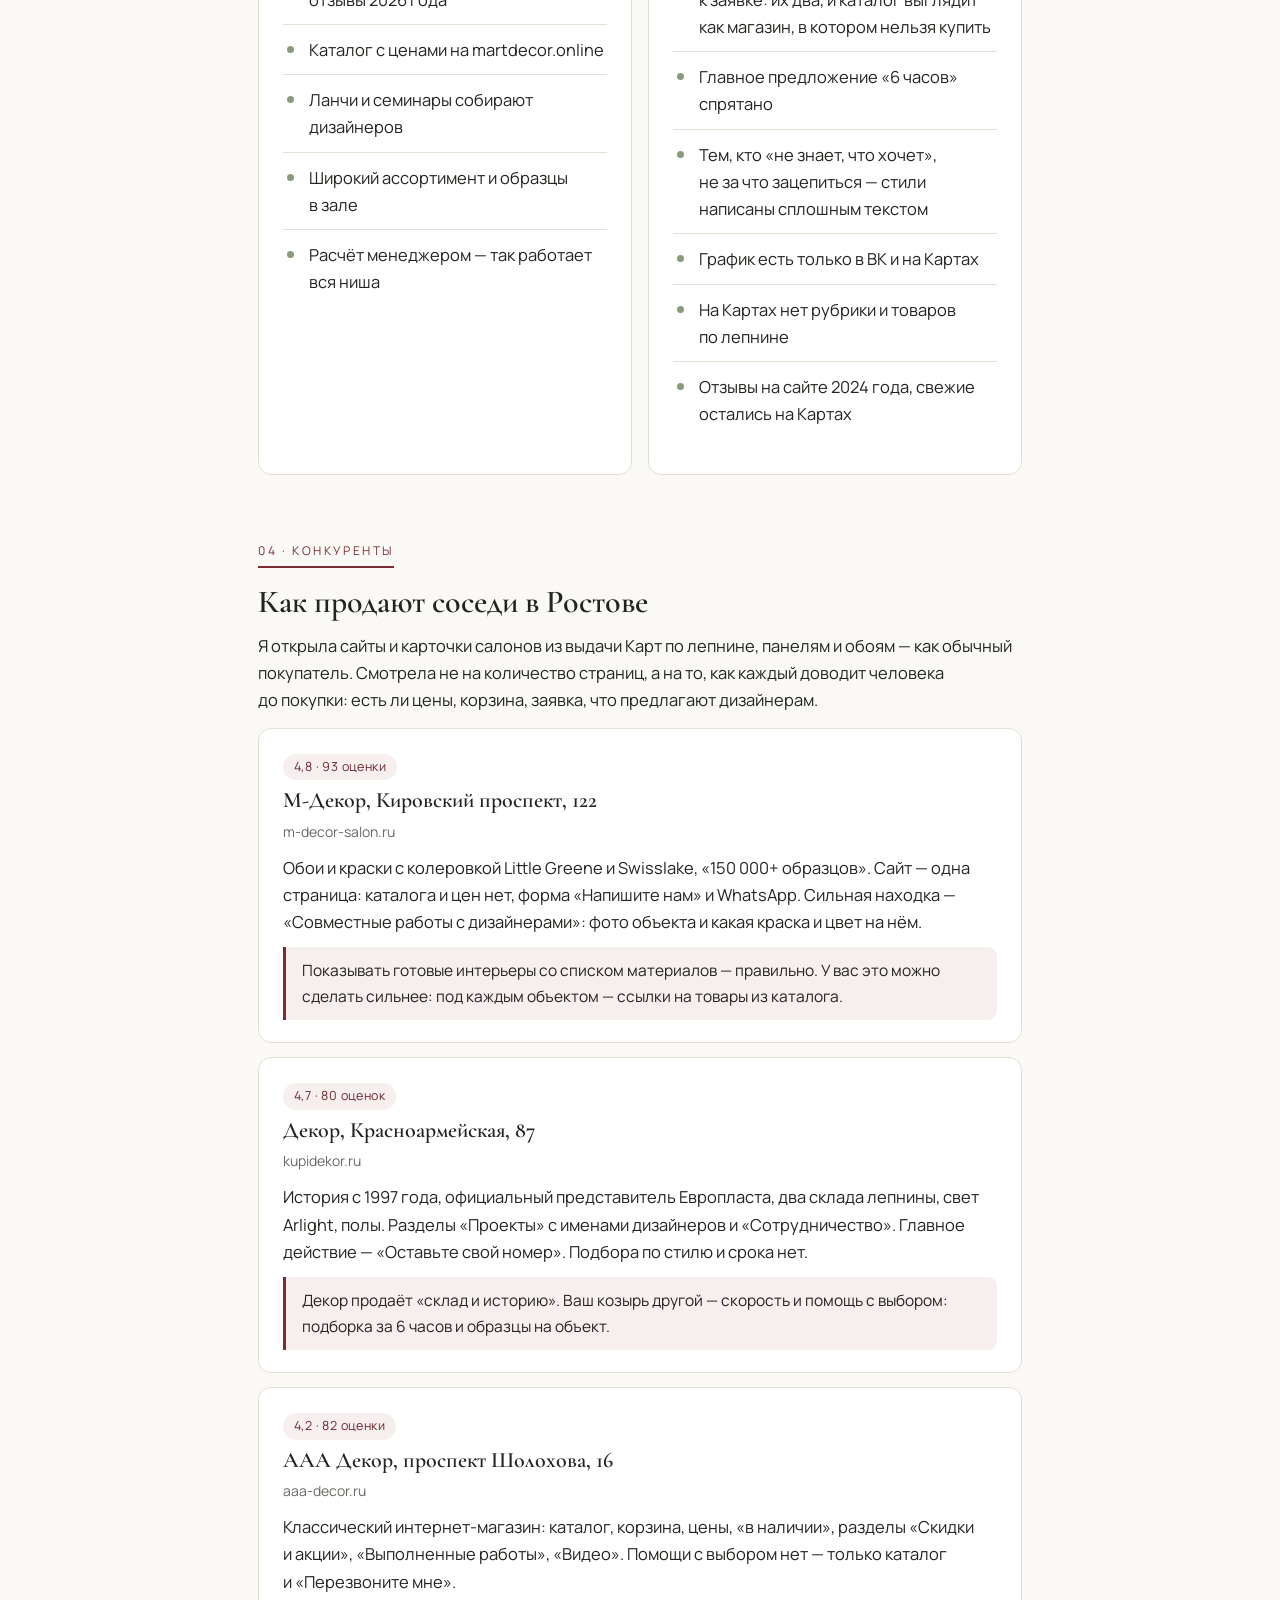
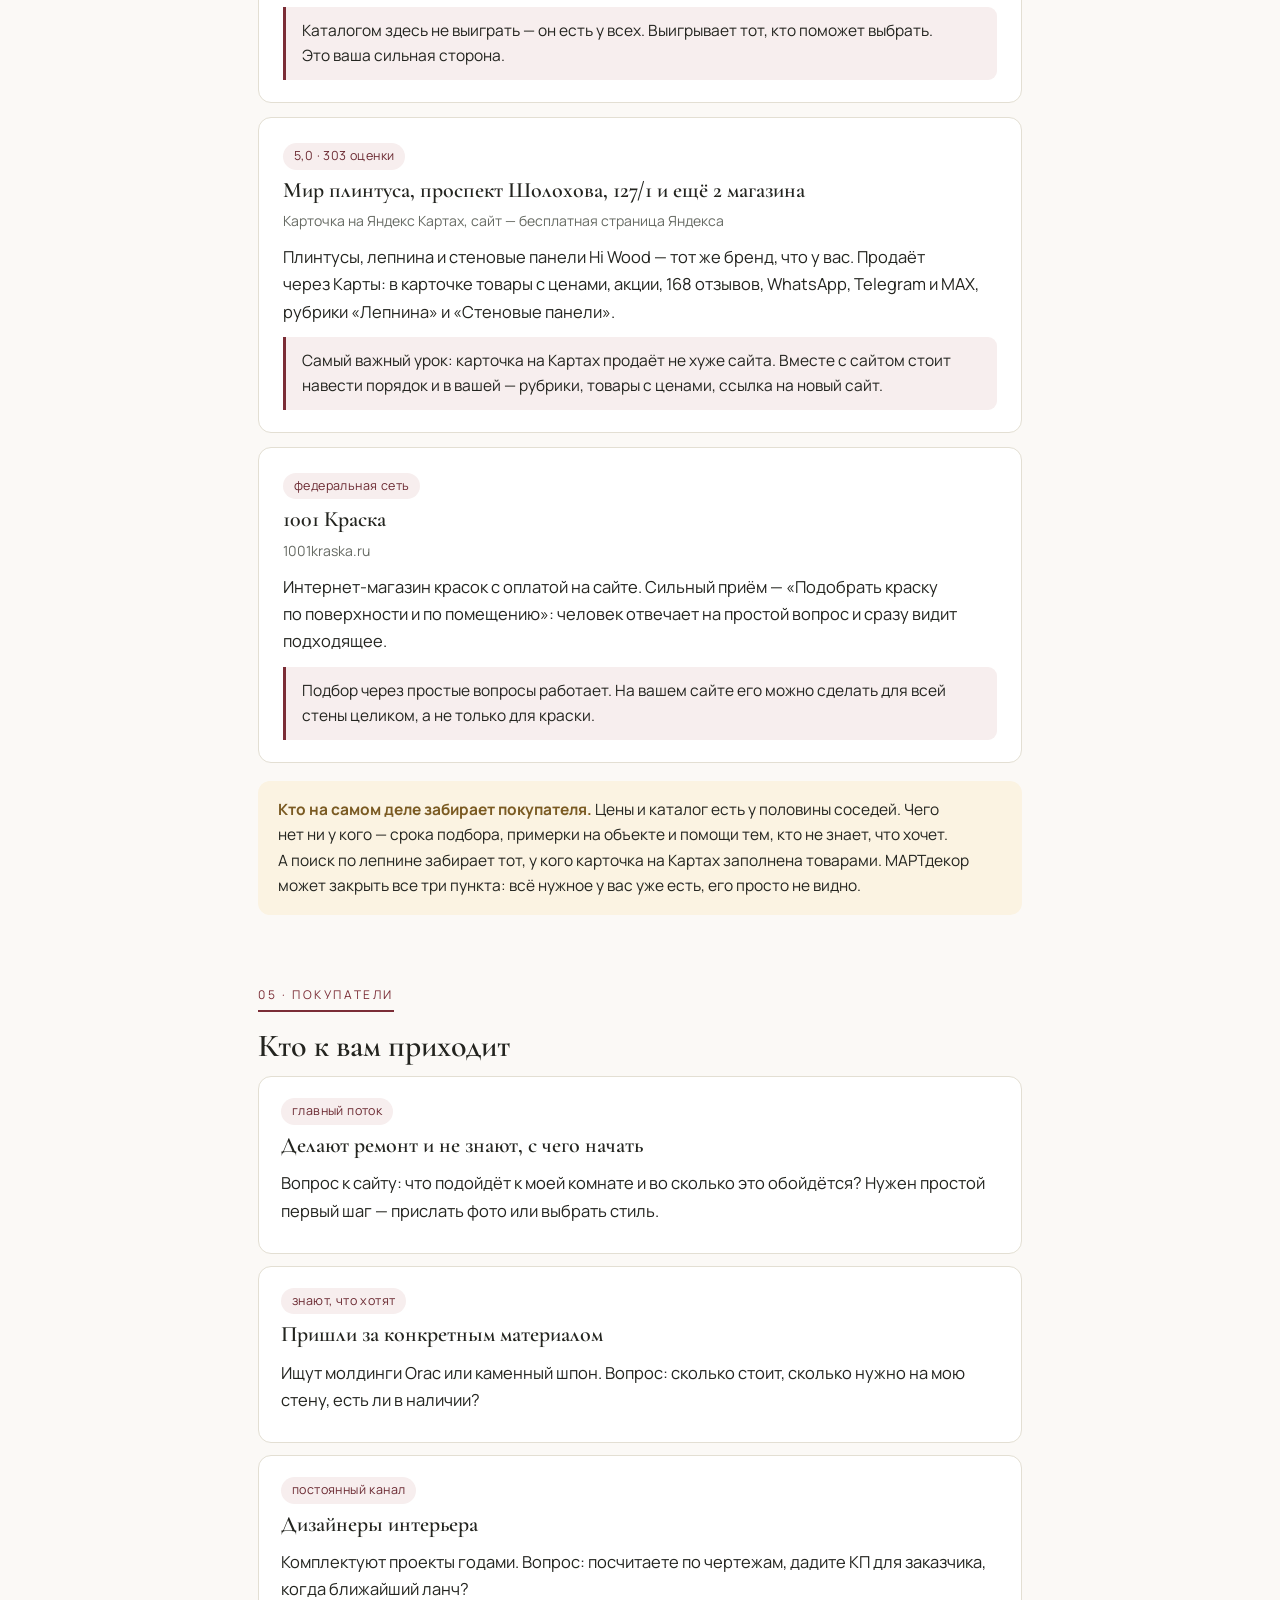
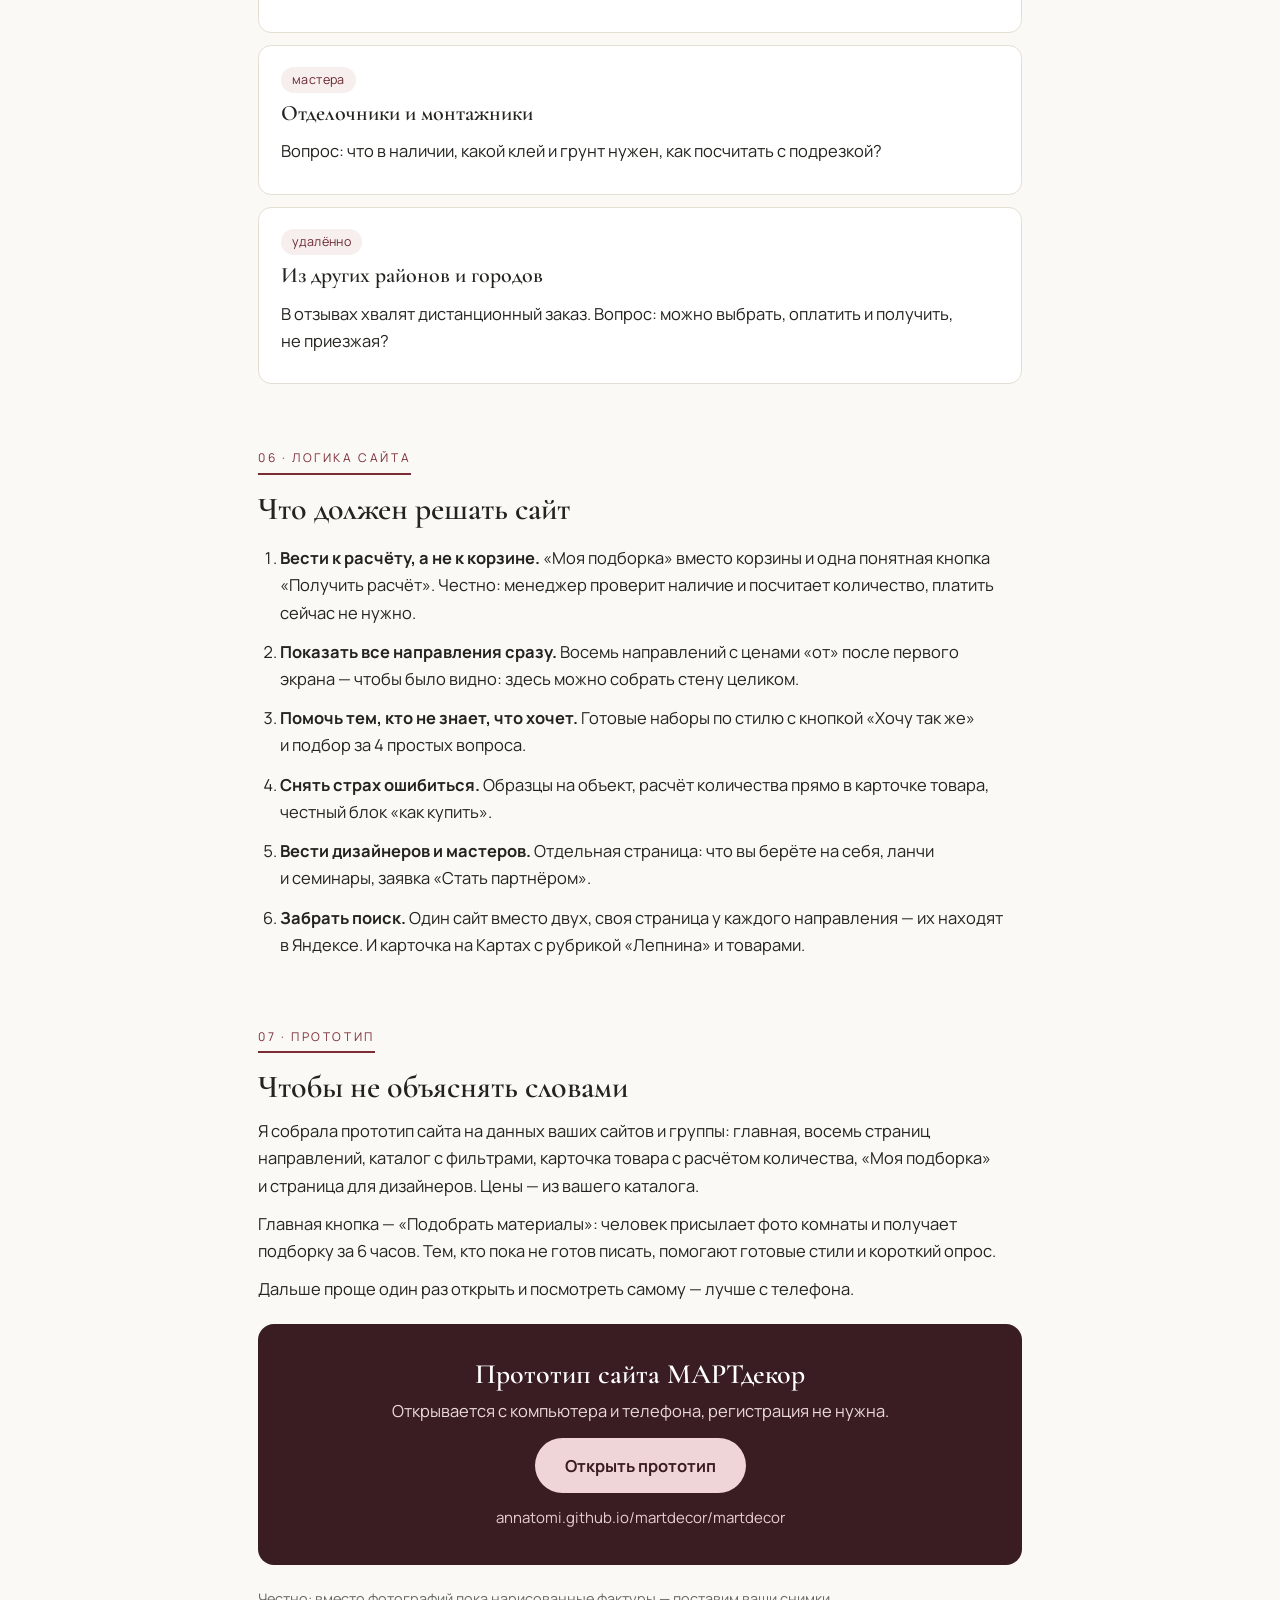
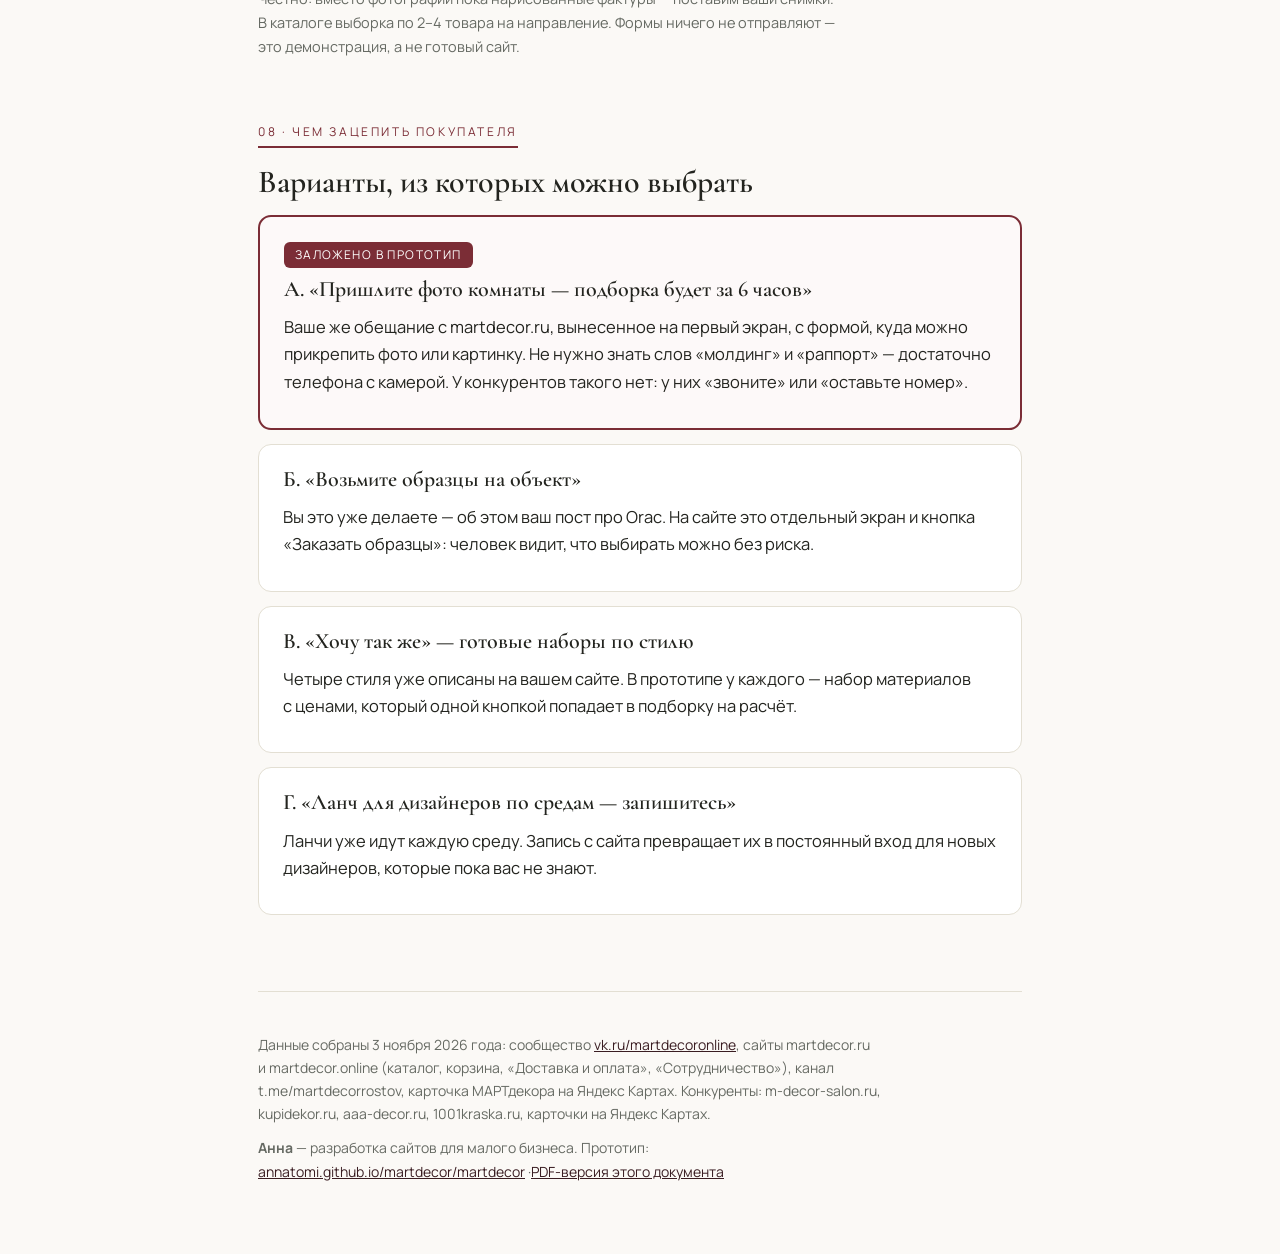
<file: martdecor/kp/index.html>
<!doctype html>
<html lang="ru">
<head>
<meta charset="utf-8"><meta name="robots" content="noindex,nofollow">
<meta name="viewport" content="width=device-width, initial-scale=1">
<meta name="robots" content="noindex, nofollow">
<title>МАРТдекор&nbsp;— анализ и&nbsp;предложение по&nbsp;сайту</title>
<link rel="preconnect" href="https://fonts.googleapis.com">
<link rel="preconnect" href="https://fonts.gstatic.com" crossorigin>
<link href="https://fonts.googleapis.com/css2?family=Cormorant+Garamond:wght@500;600;700&family=Manrope:wght@400;500;600;700&display=swap" rel="stylesheet">
<style>
/* Роли цветов постоянные, значения — под клиента: акцент из логотипа или обложки группы */
:root{
  --sage:#7B2D36; --sage-dark:#3A1D22; --sage-ink:#6B2A32; --gold:#8B9A7D; --mint:#F0D5D8;
  --bg:#FBF9F6; --paper:#fff; --ink:#23241F; --muted:#666A63; --line:#E3DFD3; --tint:#F7EEEE; --warn:#FBF3E2;
}
*{box-sizing:border-box}
body{margin:0;background:var(--bg);color:var(--ink);font:16.5px/1.65 Manrope,system-ui,sans-serif}
.wrap{max-width:820px;margin:0 auto;padding:0 28px}
h1,h2,h3{font-family:'Cormorant Garamond',Georgia,serif;font-weight:600;line-height:1.15;margin:0}
h1{font-size:46px;margin-bottom:16px}
h2{font-size:32px;margin:0 0 6px}
h3{font-size:22px;margin:0 0 6px}
p{margin:11px 0}
.sub{color:var(--muted);font-size:14.5px}
p.sub{max-width:72ch}
header{background:var(--sage-dark);color:#fff;padding:56px 0 48px}
header .eyebrow{letter-spacing:3.4px;text-transform:uppercase;font-size:12px;color:var(--mint);margin-bottom:18px}
header h1{color:#fff;max-width:24ch}
header p{color:#F2E4E6;max-width:64ch}
header .sub{color:#C9AEB2;margin-top:20px}
header a{color:#E4E9E1}
section{padding:46px 0 6px}
.sec-num{display:block;width:max-content;font-size:12px;letter-spacing:2.6px;text-transform:uppercase;color:var(--sage);border-bottom:2px solid var(--sage);padding-bottom:5px;margin-bottom:16px}
.card{background:var(--paper);border:1px solid var(--line);border-radius:13px;padding:22px 24px;margin:14px 0}
.card .n{font-family:'Cormorant Garamond',serif;font-size:32px;font-weight:700;color:var(--sage);line-height:1;margin-bottom:6px}
.grid.two{display:grid;grid-template-columns:1fr 1fr;gap:16px}
@media(max-width:760px){.grid.two{grid-template-columns:1fr} h1{font-size:36px}}
.adv{list-style:none;padding:0;margin:14px 0}
.adv li{padding:11px 0 11px 26px;border-bottom:1px solid var(--line);position:relative}
.adv li:before{content:"";position:absolute;left:4px;top:21px;width:7px;height:7px;border-radius:50%;background:var(--gold)}
.adv li:last-child{border:0}
.why{background:var(--tint);border-left:3px solid var(--sage);border-radius:0 9px 9px 0;padding:11px 16px;margin-top:12px;font-size:15.5px}
.seg{background:var(--paper);border:1px solid var(--line);border-radius:13px;padding:18px 22px;margin:12px 0}
.tag{display:inline-block;background:var(--tint);color:var(--sage-ink);font-size:12.5px;letter-spacing:.4px;padding:3px 11px;border-radius:999px;margin-bottom:8px}
.src{color:var(--muted);font-size:14px;margin-top:2px}
.note{background:var(--warn);border-radius:12px;padding:16px 20px;margin:18px 0;font-size:15.5px}
.note strong{color:#7A5A22}
ol.tasks{padding-left:22px}
ol.tasks li{margin:12px 0}
.cta{background:var(--sage-dark);color:#fff;border-radius:16px;padding:34px;text-align:center;margin:22px 0}
.cta h3{color:#fff;font-size:28px}
.cta a.btn{display:inline-block;background:var(--mint);color:var(--sage-dark);padding:14px 30px;border-radius:999px;text-decoration:none;font-weight:700;margin-top:14px}
.cta .url{display:block;margin-top:13px;color:#E5CED1;font-size:15px;word-break:break-all}
.cta p{color:#EBDADC;max-width:56ch;margin:0 auto}
.offer{background:var(--paper);border:1px solid var(--line);border-radius:13px;padding:22px 24px;margin:14px 0}
.offer-main{border:2px solid var(--sage);background:#FDF9F9}
.badge{display:inline-block;background:var(--sage);color:#fff;font-size:12px;letter-spacing:1.4px;text-transform:uppercase;padding:3px 11px;border-radius:6px;margin-bottom:9px}
blockquote{margin:14px 0;padding:14px 20px;background:var(--paper);border-left:3px solid var(--gold);border-radius:0 9px 9px 0;font-style:italic;color:#353B36}
footer{margin-top:56px;padding:30px 0 60px;border-top:1px solid var(--line);color:var(--muted);font-size:14px}
footer p{max-width:70ch}
footer a{color:var(--sage-dark)}
@media print{
  body{background:#fff;font-size:11.5pt}
  .wrap{max-width:100%;padding:0 14mm}
  header{padding:16mm 0 11mm;-webkit-print-color-adjust:exact;print-color-adjust:exact}
  section{padding:7mm 0 0}
  h2{margin-top:2mm}
  .adv li{padding:7px 0 7px 24px}
  p{margin:8px 0}
  .card,.seg,.offer,.cta,.note,.why,blockquote{page-break-inside:avoid;break-inside:avoid;-webkit-print-color-adjust:exact;print-color-adjust:exact}
  h2,h3,.sec-num{page-break-after:avoid;break-after:avoid}
  .card,.seg,.offer{padding:16px 20px;margin:10px 0}
  .why{margin-top:9px;padding:9px 14px}
  .cta{padding:24px;margin:16px 0}
  footer{margin-top:28px;padding:18px 0 20px}
  h1{font-size:28pt}h2{font-size:20pt}h3{font-size:14pt}
  a{color:inherit;text-decoration:none}
  .grid.two,p.sub,.adv li,ol.tasks li{break-inside:avoid;page-break-inside:avoid}
  @page{margin:0}
}
</style>
</head>
<body>

<header>
  <div class="wrap">
    <div class="eyebrow">Анализ и&nbsp;предложение · Анна</div>
    <h1>МАРТдекор: разбор сайтов, конкурентов и&nbsp;предложение по&nbsp;сайту</h1>
    <p>Мила, перед&nbsp;тем&nbsp;как&nbsp;что-то предлагать, я&nbsp;прошла оба ваших сайта как&nbsp;обычный покупатель&nbsp;— от&nbsp;каталога до&nbsp;корзины. Разобрала группу ВКонтакте, Telegram-канал и&nbsp;29 отзывов на&nbsp;Яндекс Картах. Потом так&nbsp;же прошла сайты и&nbsp;карточки салонов, которые Карты показывают в&nbsp;Ростове по&nbsp;лепнине, панелям и&nbsp;обоям. Ниже&nbsp;— что&nbsp;я&nbsp;увидела и&nbsp;что&nbsp;предлагаю сделать.</p>
    <p class="sub">Источники: сообщество <a href="https://vk.ru/martdecoronline">vk.ru/martdecoronline</a>, сайты martdecor.ru и&nbsp;martdecor.online, канал <a href="https://t.me/martdecorrostov">t.me/martdecorrostov</a>, карточка на&nbsp;Яндекс Картах, сайты и&nbsp;карточки конкурентов. Данные собраны 3 ноября 2026 года.</p>
  </div>
</header>

<div class="wrap">

<section>
  <span class="sec-num">01 · Главные выводы</span>
  <h2>Пять вещей, которые я&nbsp;увидела</h2>
  <div class="card">
    <div class="n">1</div>
    <h3>Купить отделку «в&nbsp;один клик» в&nbsp;Ростове нельзя ни&nbsp;у&nbsp;кого&nbsp;— и&nbsp;это&nbsp;нормально</h3>
    <p>М-Декор пишет «Звонить для&nbsp;уточнения наличия и&nbsp;цен!», Декор просит «оставьте свой номер», лидер Карт Мир плинтуса продаёт через&nbsp;карточку и&nbsp;мессенджеры. Обои считают с&nbsp;раппортом, лепнину&nbsp;— с&nbsp;подрезкой, наличие меняется. Выигрывает не&nbsp;тот,&nbsp;у&nbsp;кого корзина, а&nbsp;тот,&nbsp;кто делает расчёт быстрым и&nbsp;понятным.</p>
  </div>
  <div class="card">
    <div class="n">2</div>
    <h3>Ваша корзина обещает покупку, которой нет</h3>
    <p>Я&nbsp;положила обои в&nbsp;корзину на&nbsp;martdecor.online. В&nbsp;шапке&nbsp;— «Корзина», на&nbsp;странице&nbsp;— «Избранное», внутри&nbsp;— «Предварительный расчёт заказа», кнопка&nbsp;— «Оформить заказ», а&nbsp;под&nbsp;ней: «Оплата на&nbsp;данном этапе не&nbsp;требуется». Одна и&nbsp;та&nbsp;же вещь называется четырьмя словами. Покупатель не&nbsp;понимает, купил он&nbsp;или&nbsp;попросил посчитать, и&nbsp;уходит звонить туда, где&nbsp;проще.</p>
  </div>
  <div class="card">
    <div class="n">3</div>
    <h3>Срок подбора не&nbsp;обещает никто, кроме вас</h3>
    <p>«Подбор всех материалов для&nbsp;стен&nbsp;— не&nbsp;более 6 часов» написано у&nbsp;вас на&nbsp;martdecor.ru, в&nbsp;середине страницы. Ни&nbsp;у&nbsp;одного конкурента нет&nbsp;срока. Это&nbsp;готовое главное предложение сайта&nbsp;— его&nbsp;нужно поднять на&nbsp;первый экран.</p>
  </div>
  <div class="card">
    <div class="n">4</div>
    <h3>По&nbsp;лепнине и&nbsp;панелям вас не&nbsp;находят</h3>
    <p>По&nbsp;запросам «лепнина интерьерный салон» и&nbsp;«лепнина обои декоративные панели» МАРТдекора нет&nbsp;в&nbsp;первой пятёрке Карт. В&nbsp;карточке рубрика&nbsp;— «Магазин обоев», про&nbsp;лепнину нет&nbsp;ни&nbsp;слова. А&nbsp;лидер по&nbsp;оценкам, Мир плинтуса (5,0 и&nbsp;303 оценки), выигрывает почти без&nbsp;сайта: у&nbsp;него в&nbsp;карточке товары с&nbsp;ценами и&nbsp;рубрики «Лепнина» и&nbsp;«Стеновые панели».</p>
  </div>
  <div class="card">
    <div class="n">5</div>
    <h3>Два сайта рассказывают разное</h3>
    <p>На&nbsp;martdecor.ru&nbsp;— «328&nbsp;600+ товарных позиций», на&nbsp;martdecor.online&nbsp;— «более 30&nbsp;000 вариантов». Графика работы нет&nbsp;ни&nbsp;на&nbsp;одном сайте, вопросы в&nbsp;FAQ на&nbsp;martdecor.ru без&nbsp;ответов. Сильная программа для&nbsp;дизайнеров есть только на&nbsp;одном из&nbsp;сайтов, а&nbsp;с&nbsp;главной её&nbsp;не&nbsp;видно.</p>
  </div>
</section>

<section>
  <span class="sec-num">02 · Ваши преимущества</span>
  <h2>Что&nbsp;у&nbsp;вас уже&nbsp;сильного</h2>
  <p class="sub">Это&nbsp;не&nbsp;мои придумки&nbsp;— всё взято с&nbsp;ваших сайтов, из&nbsp;группы и&nbsp;отзывов покупателей.</p>
  <ul class="adv">
    <li><b>Стена целиком в&nbsp;одном салоне.</b> Лепнина 10 брендов, 3D и&nbsp;гипсовые панели, рейки, каменный шпон и&nbsp;гибкий камень, обои, фрески, краски, скрытый свет, камины. Покупательница написала: «мне не&nbsp;пришлось бегать по&nbsp;разным магазинам».</li>
    <li><b>Подбор за&nbsp;6 часов.</b> По&nbsp;фото, коллажам, картинкам из&nbsp;интернета и&nbsp;дизайн-проектам.</li>
    <li><b>Образцы можно взять на&nbsp;объект.</b> Лепной декор и&nbsp;3D-панели Orac&nbsp;— «на&nbsp;примерку прямо на&nbsp;объект». Или&nbsp;выезд с&nbsp;образцами.</li>
    <li><b>Каталог с&nbsp;ценами уже&nbsp;есть.</b> На&nbsp;martdecor.online у&nbsp;товаров стоят цены «от»: молдинги Orac от&nbsp;1&nbsp;501&nbsp;₽, гибкий камень от&nbsp;8&nbsp;700&nbsp;₽ за&nbsp;м², обои Sirpi от&nbsp;17&nbsp;200&nbsp;₽ за&nbsp;рулон.</li>
    <li><b>Готовые стили.</b> На&nbsp;martdecor.online уже&nbsp;описаны четыре интерьера&nbsp;— минимализм, мягкая классика, природные фактуры, акцентная стена&nbsp;— с&nbsp;материалами для&nbsp;каждого.</li>
    <li><b>5,0 на&nbsp;Яндекс Картах.</b> 38 оценок. Выбор товаров и&nbsp;персонал&nbsp;— 100% положительных упоминаний.</li>
    <li><b>Держите сроки.</b> Сроки и&nbsp;доставку хвалят в&nbsp;7 отзывах: «в&nbsp;оговорённые сроки и&nbsp;даже раньше».</li>
    <li><b>Вам доверяют дизайнеры.</b> 6 отзывов из&nbsp;29 написали дизайнеры. Одной собрали панно из&nbsp;отдельных элементов&nbsp;— «вышло в&nbsp;два раза дешевле».</li>
    <li><b>Программа для&nbsp;дизайнеров, какой нет&nbsp;ни&nbsp;у&nbsp;кого.</b> Ланч каждую среду в&nbsp;14:00, семинары, конкурсы брендов, экскурсии на&nbsp;фабрики, КП для&nbsp;заказчика и&nbsp;подбор замены.</li>
    <li><b>Условия покупки продуманы.</b> Оплата в&nbsp;салоне и&nbsp;по&nbsp;СБП, доставка Яндекс Go по&nbsp;Ростову и&nbsp;транспортной компанией по&nbsp;России.</li>
  </ul>
</section>

<section>
  <span class="sec-num">03 · Сейчас</span>
  <h2>Что&nbsp;работает и&nbsp;что&nbsp;провисает</h2>
  <div class="grid two">
    <div class="card">
      <h3>Работает</h3>
      <ul class="adv">
        <li>Рейтинг 5,0 и&nbsp;свежие подробные отзывы 2026 года</li>
        <li>Каталог с&nbsp;ценами на&nbsp;martdecor.online</li>
        <li>Ланчи и&nbsp;семинары собирают дизайнеров</li>
        <li>Широкий ассортимент и&nbsp;образцы в&nbsp;зале</li>
        <li>Расчёт менеджером&nbsp;— так&nbsp;работает вся&nbsp;ниша</li>
      </ul>
    </div>
    <div class="card">
      <h3>Провисает</h3>
      <ul class="adv">
        <li>Нет&nbsp;одного сайта, который ведёт к&nbsp;заявке: их&nbsp;два, и&nbsp;каталог выглядит как&nbsp;магазин, в&nbsp;котором нельзя купить</li>
        <li>Главное предложение «6 часов» спрятано</li>
        <li>Тем,&nbsp;кто «не&nbsp;знает, что&nbsp;хочет», не&nbsp;за&nbsp;что&nbsp;зацепиться&nbsp;— стили написаны сплошным текстом</li>
        <li>График есть только в&nbsp;ВК и&nbsp;на&nbsp;Картах</li>
        <li>На&nbsp;Картах нет&nbsp;рубрики и&nbsp;товаров по&nbsp;лепнине</li>
        <li>Отзывы на&nbsp;сайте 2024 года, свежие остались на&nbsp;Картах</li>
      </ul>
    </div>
  </div>
</section>

<section>
  <span class="sec-num">04 · Конкуренты</span>
  <h2>Как&nbsp;продают соседи в&nbsp;Ростове</h2>
  <p>Я&nbsp;открыла сайты и&nbsp;карточки салонов из&nbsp;выдачи Карт по&nbsp;лепнине, панелям и&nbsp;обоям&nbsp;— как&nbsp;обычный покупатель. Смотрела не&nbsp;на&nbsp;количество страниц, а&nbsp;на&nbsp;то,&nbsp;как&nbsp;каждый доводит человека до&nbsp;покупки: есть&nbsp;ли цены, корзина, заявка, что&nbsp;предлагают дизайнерам.</p>
  <div class="card">
    <span class="tag">4,8 · 93 оценки</span>
    <h3>М-Декор, Кировский проспект, 122</h3>
    <p class="src">m-decor-salon.ru</p>
    <p>Обои и&nbsp;краски с&nbsp;колеровкой Little Greene и&nbsp;Swisslake, «150&nbsp;000+ образцов». Сайт&nbsp;— одна страница: каталога и&nbsp;цен нет,&nbsp;форма «Напишите нам» и&nbsp;WhatsApp. Сильная находка&nbsp;— «Совместные работы с&nbsp;дизайнерами»: фото объекта и&nbsp;какая краска и&nbsp;цвет на&nbsp;нём.</p>
    <div class="why">Показывать готовые интерьеры со&nbsp;списком материалов&nbsp;— правильно. У&nbsp;вас это&nbsp;можно сделать сильнее: под&nbsp;каждым объектом&nbsp;— ссылки на&nbsp;товары из&nbsp;каталога.</div>
  </div>
  <div class="card">
    <span class="tag">4,7 · 80 оценок</span>
    <h3>Декор, Красноармейская, 87</h3>
    <p class="src">kupidekor.ru</p>
    <p>История с&nbsp;1997 года, официальный представитель Европласта, два склада лепнины, свет Arlight, полы. Разделы «Проекты» с&nbsp;именами дизайнеров и&nbsp;«Сотрудничество». Главное действие&nbsp;— «Оставьте свой номер». Подбора по&nbsp;стилю и&nbsp;срока нет.</p>
    <div class="why">Декор продаёт «склад и&nbsp;историю». Ваш&nbsp;козырь другой&nbsp;— скорость и&nbsp;помощь с&nbsp;выбором: подборка за&nbsp;6 часов и&nbsp;образцы на&nbsp;объект.</div>
  </div>
  <div class="card">
    <span class="tag">4,2 · 82 оценки</span>
    <h3>ААА Декор, проспект Шолохова, 16</h3>
    <p class="src">aaa-decor.ru</p>
    <p>Классический интернет-магазин: каталог, корзина, цены, «в&nbsp;наличии», разделы «Скидки и&nbsp;акции», «Выполненные работы», «Видео». Помощи с&nbsp;выбором нет&nbsp;— только каталог и&nbsp;«Перезвоните мне».</p>
    <div class="why">Каталогом здесь не&nbsp;выиграть&nbsp;— он&nbsp;есть у&nbsp;всех. Выигрывает тот,&nbsp;кто поможет выбрать. Это&nbsp;ваша сильная сторона.</div>
  </div>
  <div class="card">
    <span class="tag">5,0 · 303 оценки</span>
    <h3>Мир плинтуса, проспект Шолохова, 127/1 и&nbsp;ещё&nbsp;2 магазина</h3>
    <p class="src">Карточка на&nbsp;Яндекс Картах, сайт&nbsp;— бесплатная страница Яндекса</p>
    <p>Плинтусы, лепнина и&nbsp;стеновые панели Hi Wood&nbsp;— тот&nbsp;же бренд, что&nbsp;у&nbsp;вас. Продаёт через&nbsp;Карты: в&nbsp;карточке товары с&nbsp;ценами, акции, 168 отзывов, WhatsApp, Telegram и&nbsp;MAX, рубрики «Лепнина» и&nbsp;«Стеновые панели».</p>
    <div class="why">Самый важный урок: карточка на&nbsp;Картах продаёт не&nbsp;хуже сайта. Вместе с&nbsp;сайтом стоит навести порядок и&nbsp;в&nbsp;вашей&nbsp;— рубрики, товары с&nbsp;ценами, ссылка на&nbsp;новый сайт.</div>
  </div>
  <div class="card">
    <span class="tag">федеральная сеть</span>
    <h3>1001 Краска</h3>
    <p class="src">1001kraska.ru</p>
    <p>Интернет-магазин красок с&nbsp;оплатой на&nbsp;сайте. Сильный приём&nbsp;— «Подобрать краску по&nbsp;поверхности и&nbsp;по&nbsp;помещению»: человек отвечает на&nbsp;простой вопрос и&nbsp;сразу видит подходящее.</p>
    <div class="why">Подбор через&nbsp;простые вопросы работает. На&nbsp;вашем сайте его&nbsp;можно сделать для&nbsp;всей стены целиком, а&nbsp;не&nbsp;только для&nbsp;краски.</div>
  </div>
  <div class="note"><strong>Кто на&nbsp;самом деле забирает покупателя.</strong> Цены и&nbsp;каталог есть у&nbsp;половины соседей. Чего нет&nbsp;ни&nbsp;у&nbsp;кого&nbsp;— срока подбора, примерки на&nbsp;объекте и&nbsp;помощи тем,&nbsp;кто не&nbsp;знает, что&nbsp;хочет. А&nbsp;поиск по&nbsp;лепнине забирает тот,&nbsp;у&nbsp;кого карточка на&nbsp;Картах заполнена товарами. МАРТдекор может закрыть все&nbsp;три пункта: всё нужное у&nbsp;вас уже&nbsp;есть, его&nbsp;просто не&nbsp;видно.</div>
</section>

<section>
  <span class="sec-num">05 · Покупатели</span>
  <h2>Кто к&nbsp;вам приходит</h2>
  <div class="seg"><span class="tag">главный поток</span>
    <h3>Делают ремонт и&nbsp;не&nbsp;знают, с&nbsp;чего начать</h3>
    <p>Вопрос к&nbsp;сайту: что&nbsp;подойдёт к&nbsp;моей комнате и&nbsp;во&nbsp;сколько это&nbsp;обойдётся? Нужен простой первый шаг&nbsp;— прислать фото или&nbsp;выбрать стиль.</p></div>
  <div class="seg"><span class="tag">знают, что&nbsp;хотят</span>
    <h3>Пришли за&nbsp;конкретным материалом</h3>
    <p>Ищут молдинги Orac или&nbsp;каменный шпон. Вопрос: сколько стоит, сколько нужно на&nbsp;мою стену, есть&nbsp;ли в&nbsp;наличии?</p></div>
  <div class="seg"><span class="tag">постоянный канал</span>
    <h3>Дизайнеры интерьера</h3>
    <p>Комплектуют проекты годами. Вопрос: посчитаете по&nbsp;чертежам, дадите КП для&nbsp;заказчика, когда&nbsp;ближайший ланч?</p></div>
  <div class="seg"><span class="tag">мастера</span>
    <h3>Отделочники и&nbsp;монтажники</h3>
    <p>Вопрос: что&nbsp;в&nbsp;наличии, какой клей и&nbsp;грунт нужен, как&nbsp;посчитать с&nbsp;подрезкой?</p></div>
  <div class="seg"><span class="tag">удалённо</span>
    <h3>Из&nbsp;других районов и&nbsp;городов</h3>
    <p>В&nbsp;отзывах хвалят дистанционный заказ. Вопрос: можно выбрать, оплатить и&nbsp;получить, не&nbsp;приезжая?</p></div>
</section>

<section>
  <span class="sec-num">06 · Логика сайта</span>
  <h2>Что&nbsp;должен решать сайт</h2>
  <ol class="tasks">
    <li><b>Вести к&nbsp;расчёту, а&nbsp;не&nbsp;к&nbsp;корзине.</b> «Моя подборка» вместо корзины и&nbsp;одна понятная кнопка «Получить расчёт». Честно: менеджер проверит наличие и&nbsp;посчитает количество, платить сейчас не&nbsp;нужно.</li>
    <li><b>Показать все&nbsp;направления сразу.</b> Восемь направлений с&nbsp;ценами «от» после&nbsp;первого экрана&nbsp;— чтобы&nbsp;было видно: здесь можно собрать стену целиком.</li>
    <li><b>Помочь тем,&nbsp;кто не&nbsp;знает, что&nbsp;хочет.</b> Готовые наборы по&nbsp;стилю с&nbsp;кнопкой «Хочу так&nbsp;же» и&nbsp;подбор за&nbsp;4 простых вопроса.</li>
    <li><b>Снять страх ошибиться.</b> Образцы на&nbsp;объект, расчёт количества прямо в&nbsp;карточке товара, честный блок «как&nbsp;купить».</li>
    <li><b>Вести дизайнеров и&nbsp;мастеров.</b> Отдельная страница: что&nbsp;вы&nbsp;берёте на&nbsp;себя, ланчи и&nbsp;семинары, заявка «Стать партнёром».</li>
    <li><b>Забрать поиск.</b> Один сайт вместо двух, своя страница у&nbsp;каждого направления&nbsp;— их&nbsp;находят в&nbsp;Яндексе. И&nbsp;карточка на&nbsp;Картах с&nbsp;рубрикой «Лепнина» и&nbsp;товарами.</li>
  </ol>
</section>

<section>
  <span class="sec-num">07 · Прототип</span>
  <h2>Чтобы&nbsp;не&nbsp;объяснять словами</h2>
  <p>Я&nbsp;собрала прототип сайта на&nbsp;данных ваших сайтов и&nbsp;группы: главная, восемь страниц направлений, каталог с&nbsp;фильтрами, карточка товара с&nbsp;расчётом количества, «Моя подборка» и&nbsp;страница для&nbsp;дизайнеров. Цены&nbsp;— из&nbsp;вашего каталога.</p>
  <p>Главная кнопка&nbsp;— «Подобрать материалы»: человек присылает фото комнаты и&nbsp;получает подборку за&nbsp;6 часов. Тем,&nbsp;кто пока не&nbsp;готов писать, помогают готовые стили и&nbsp;короткий опрос.</p>
  <p>Дальше проще один раз открыть и&nbsp;посмотреть самому&nbsp;— лучше с&nbsp;телефона.</p>
  <div class="cta">
    <h3>Прототип сайта МАРТдекор</h3>
    <p>Открывается с&nbsp;компьютера и&nbsp;телефона, регистрация не&nbsp;нужна.</p>
    <a class="btn" href="https://annatomi.github.io/martdecor/martdecor/">Открыть прототип</a>
    <span class="url">annatomi.github.io/martdecor/martdecor</span>
  </div>
  <p class="sub">Честно: вместо фотографий пока нарисованные фактуры&nbsp;— поставим ваши снимки. В&nbsp;каталоге выборка по&nbsp;2–4 товара на&nbsp;направление. Формы ничего не&nbsp;отправляют&nbsp;— это&nbsp;демонстрация, а&nbsp;не&nbsp;готовый сайт.</p>
</section>

<section>
  <span class="sec-num">08 · Чем&nbsp;зацепить покупателя</span>
  <h2>Варианты, из&nbsp;которых можно выбрать</h2>
  <div class="offer offer-main">
    <span class="badge">заложено в&nbsp;прототип</span>
    <h3>А.&nbsp;«Пришлите фото комнаты&nbsp;— подборка будет за&nbsp;6 часов»</h3>
    <p>Ваше&nbsp;же обещание с&nbsp;martdecor.ru, вынесенное на&nbsp;первый экран, с&nbsp;формой, куда&nbsp;можно прикрепить фото или&nbsp;картинку. Не&nbsp;нужно знать слов «молдинг» и&nbsp;«раппорт»&nbsp;— достаточно телефона с&nbsp;камерой. У&nbsp;конкурентов такого нет:&nbsp;у&nbsp;них «звоните» или&nbsp;«оставьте номер».</p>
  </div>
  <div class="offer">
    <h3>Б. «Возьмите образцы на&nbsp;объект»</h3>
    <p>Вы&nbsp;это&nbsp;уже&nbsp;делаете&nbsp;— об&nbsp;этом ваш&nbsp;пост про&nbsp;Orac. На&nbsp;сайте это&nbsp;отдельный экран и&nbsp;кнопка «Заказать образцы»: человек видит, что&nbsp;выбирать можно без&nbsp;риска.</p>
  </div>
  <div class="offer">
    <h3>В.&nbsp;«Хочу так&nbsp;же»&nbsp;— готовые наборы по&nbsp;стилю</h3>
    <p>Четыре стиля уже&nbsp;описаны на&nbsp;вашем сайте. В&nbsp;прототипе у&nbsp;каждого&nbsp;— набор материалов с&nbsp;ценами, который одной кнопкой попадает в&nbsp;подборку на&nbsp;расчёт.</p>
  </div>
  <div class="offer">
    <h3>Г. «Ланч для&nbsp;дизайнеров по&nbsp;средам&nbsp;— запишитесь»</h3>
    <p>Ланчи уже&nbsp;идут каждую среду. Запись с&nbsp;сайта превращает их&nbsp;в&nbsp;постоянный вход для&nbsp;новых дизайнеров, которые пока вас не&nbsp;знают.</p>
  </div>
</section>

<footer>
  <div class="wrap" style="padding:0">
    <p>Данные собраны 3 ноября 2026 года: сообщество <a href="https://vk.ru/martdecoronline">vk.ru/martdecoronline</a>, сайты martdecor.ru и&nbsp;martdecor.online (каталог, корзина, «Доставка и&nbsp;оплата», «Сотрудничество»), канал t.me/martdecorrostov, карточка МАРТдекора на&nbsp;Яндекс Картах. Конкуренты: m-decor-salon.ru, kupidekor.ru, aaa-decor.ru, 1001kraska.ru, карточки на&nbsp;Яндекс Картах.</p>
    <p><b>Анна</b> — разработка сайтов для&nbsp;малого бизнеса. Прототип: <a href="https://annatomi.github.io/martdecor/martdecor/">annatomi.github.io/martdecor/martdecor</a> ·<a href="KP-МАРТдекор.pdf">PDF-версия этого документа</a></p>
  </div>
</footer>

</div>
</body>
</html>
</file>
